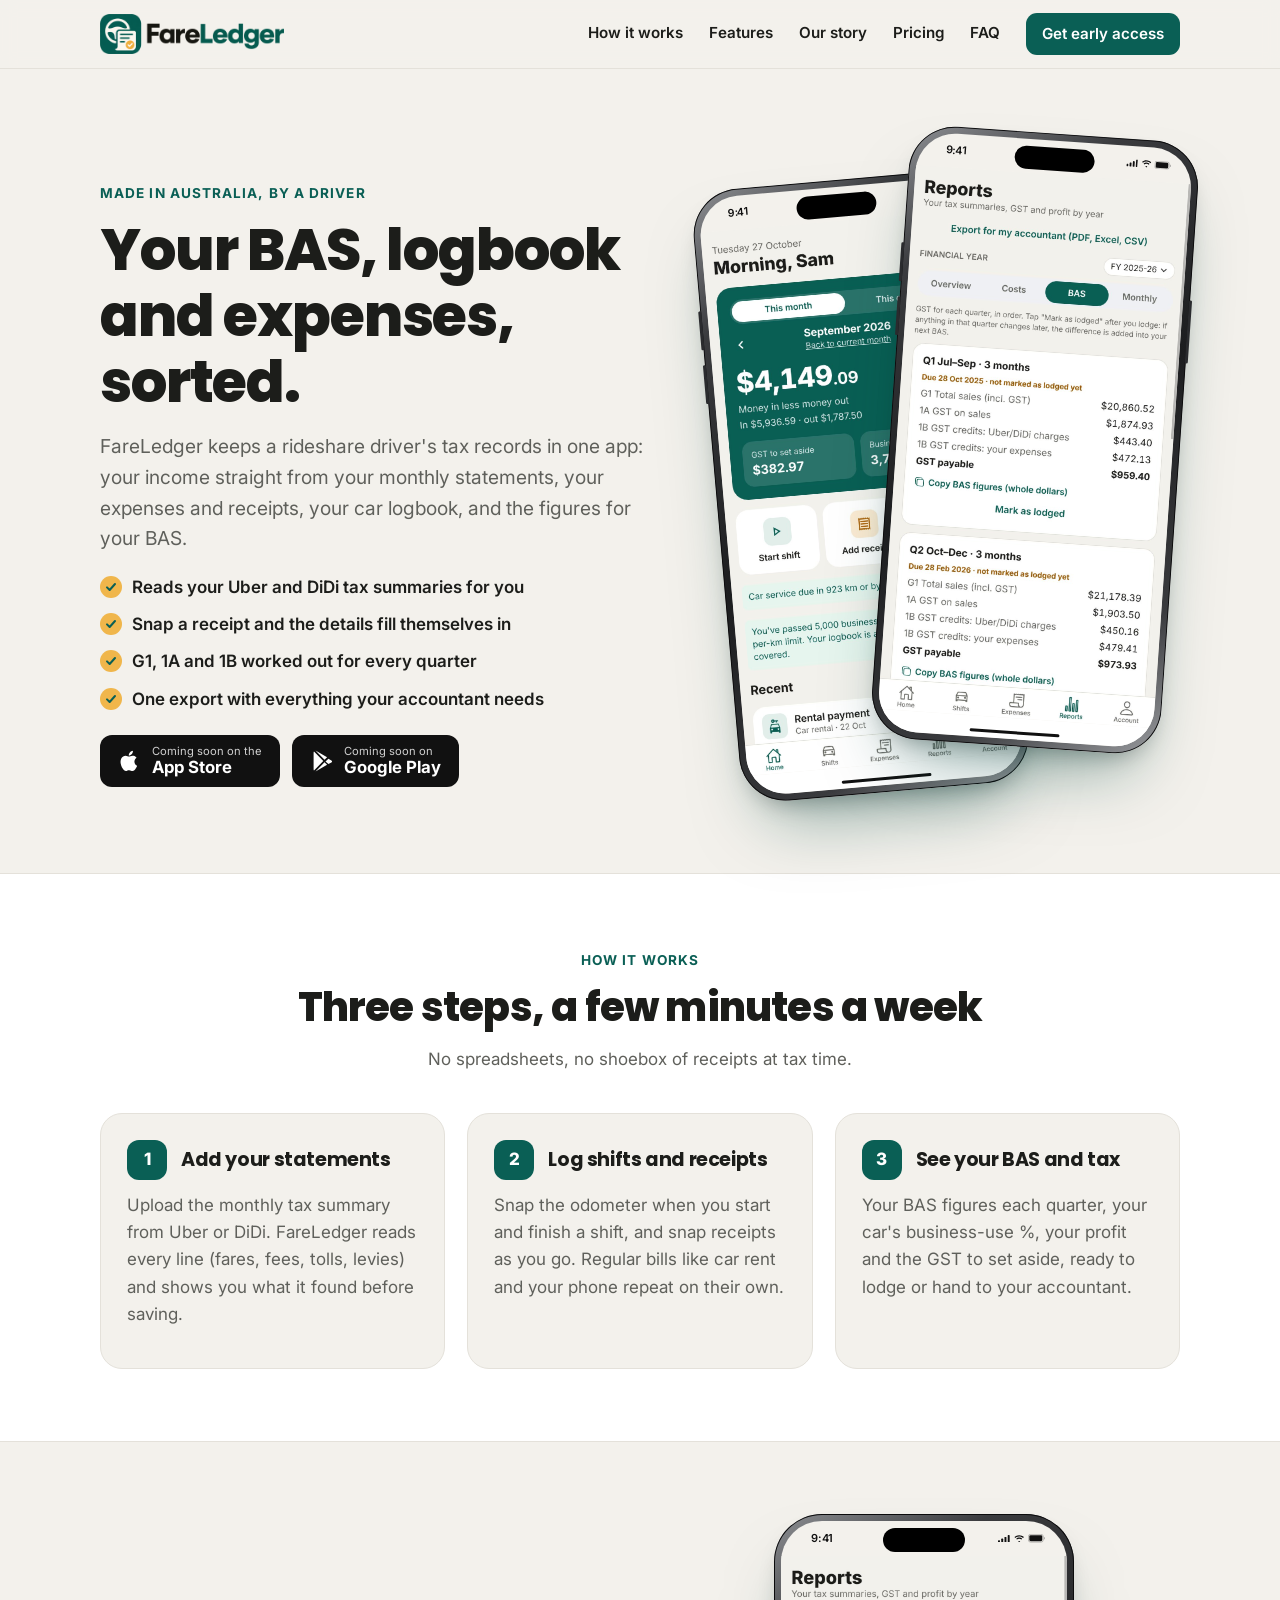
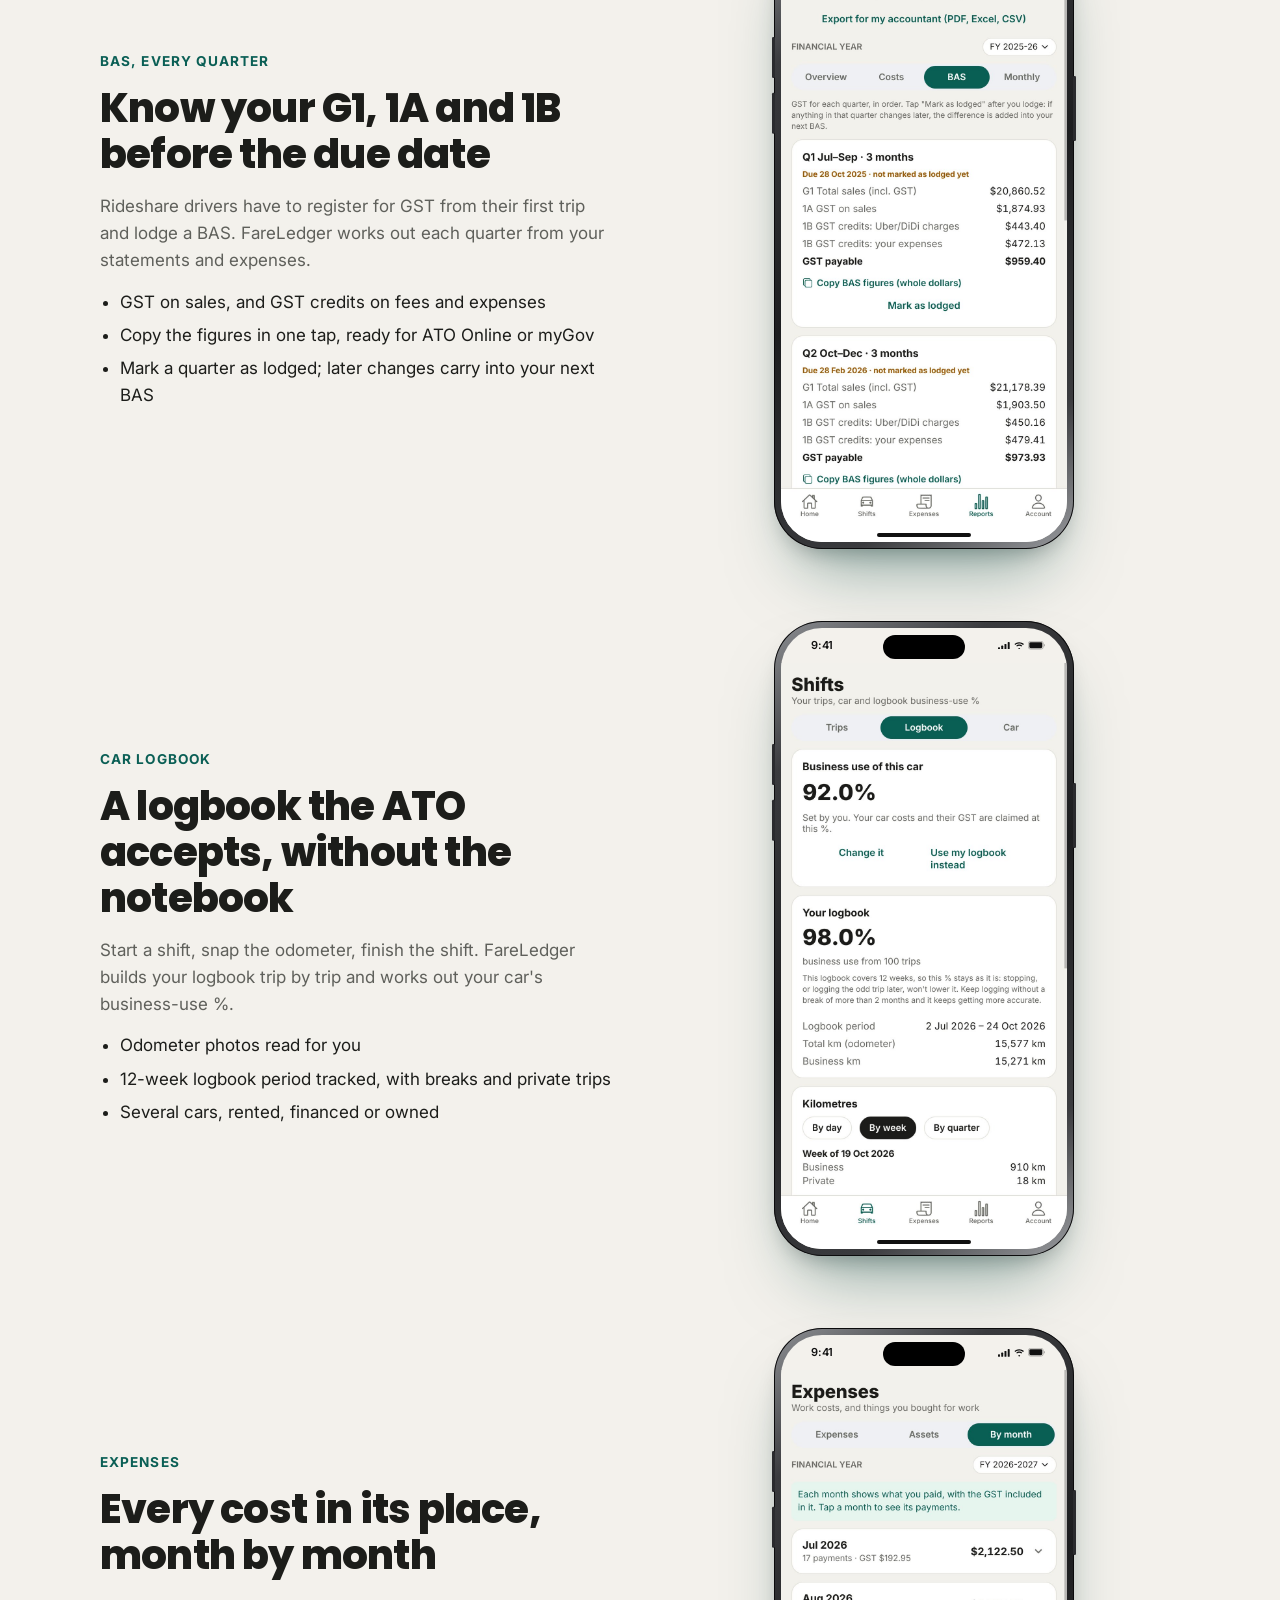
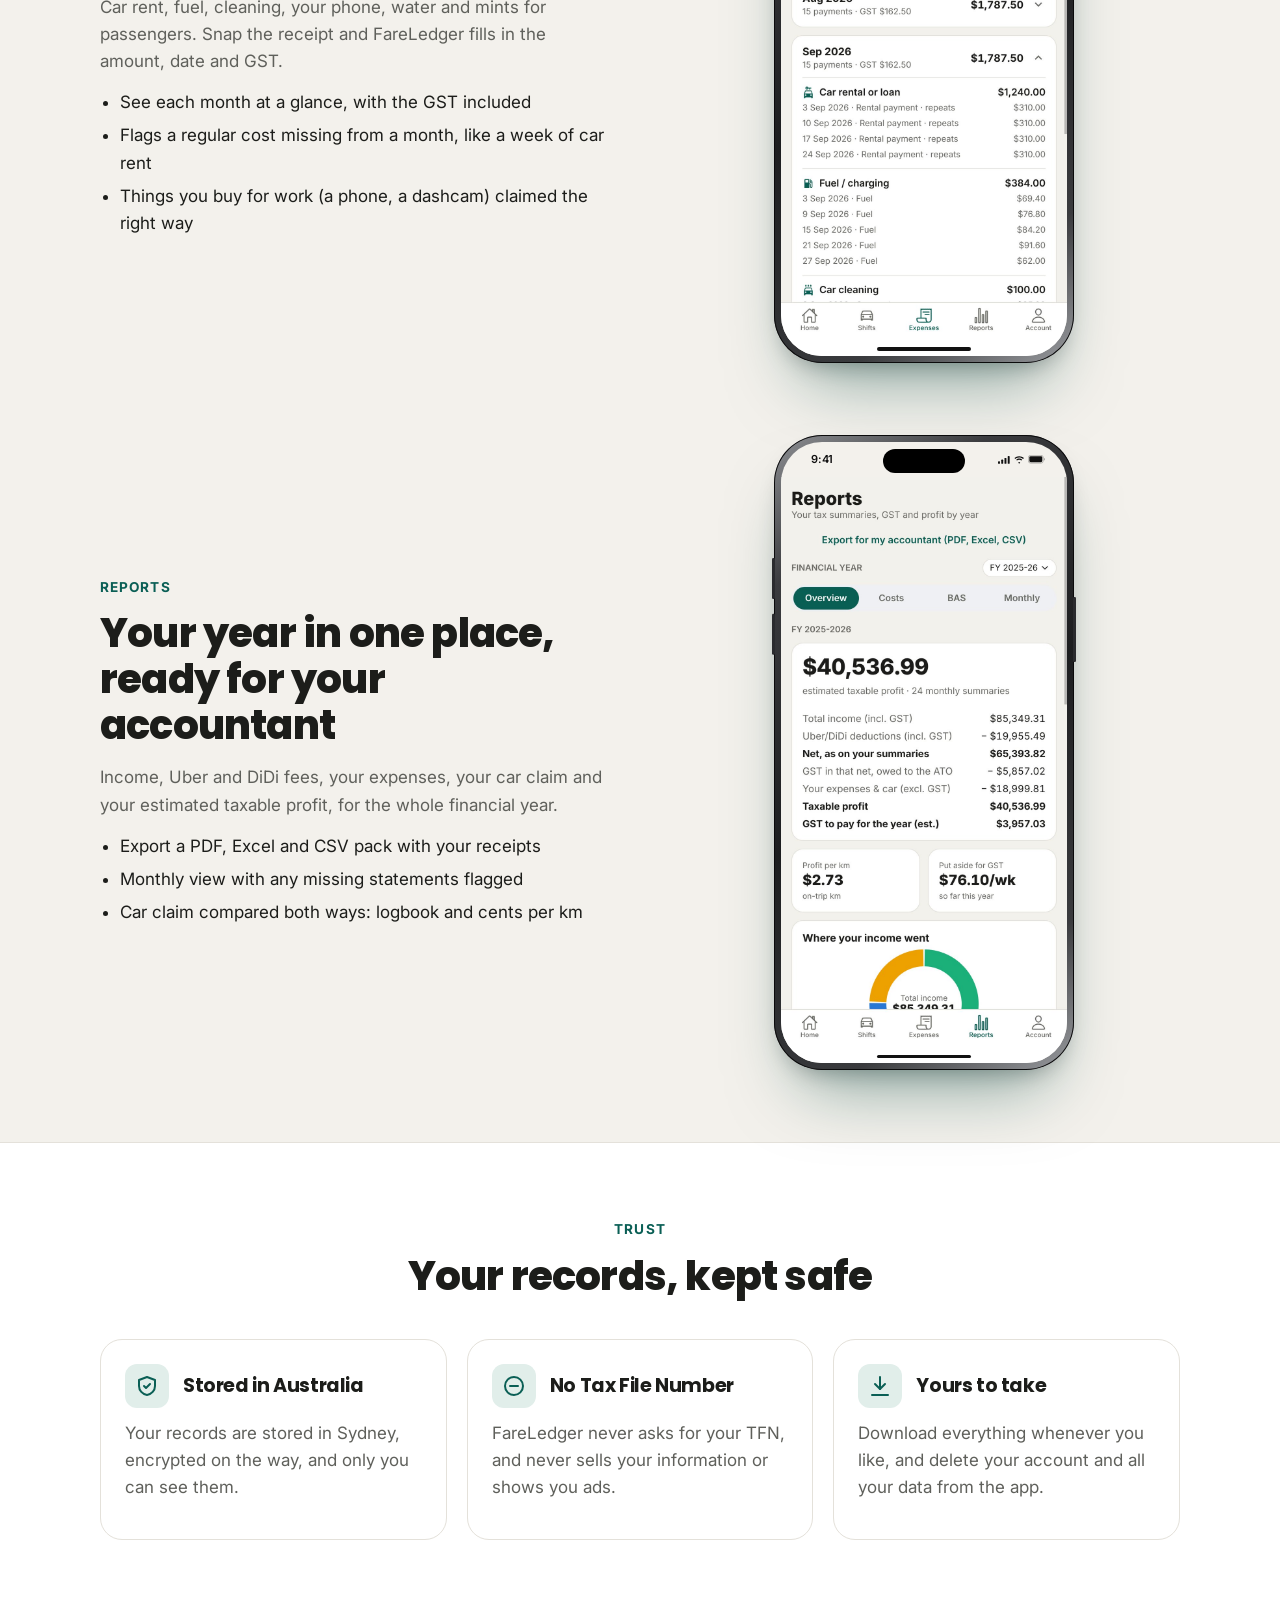
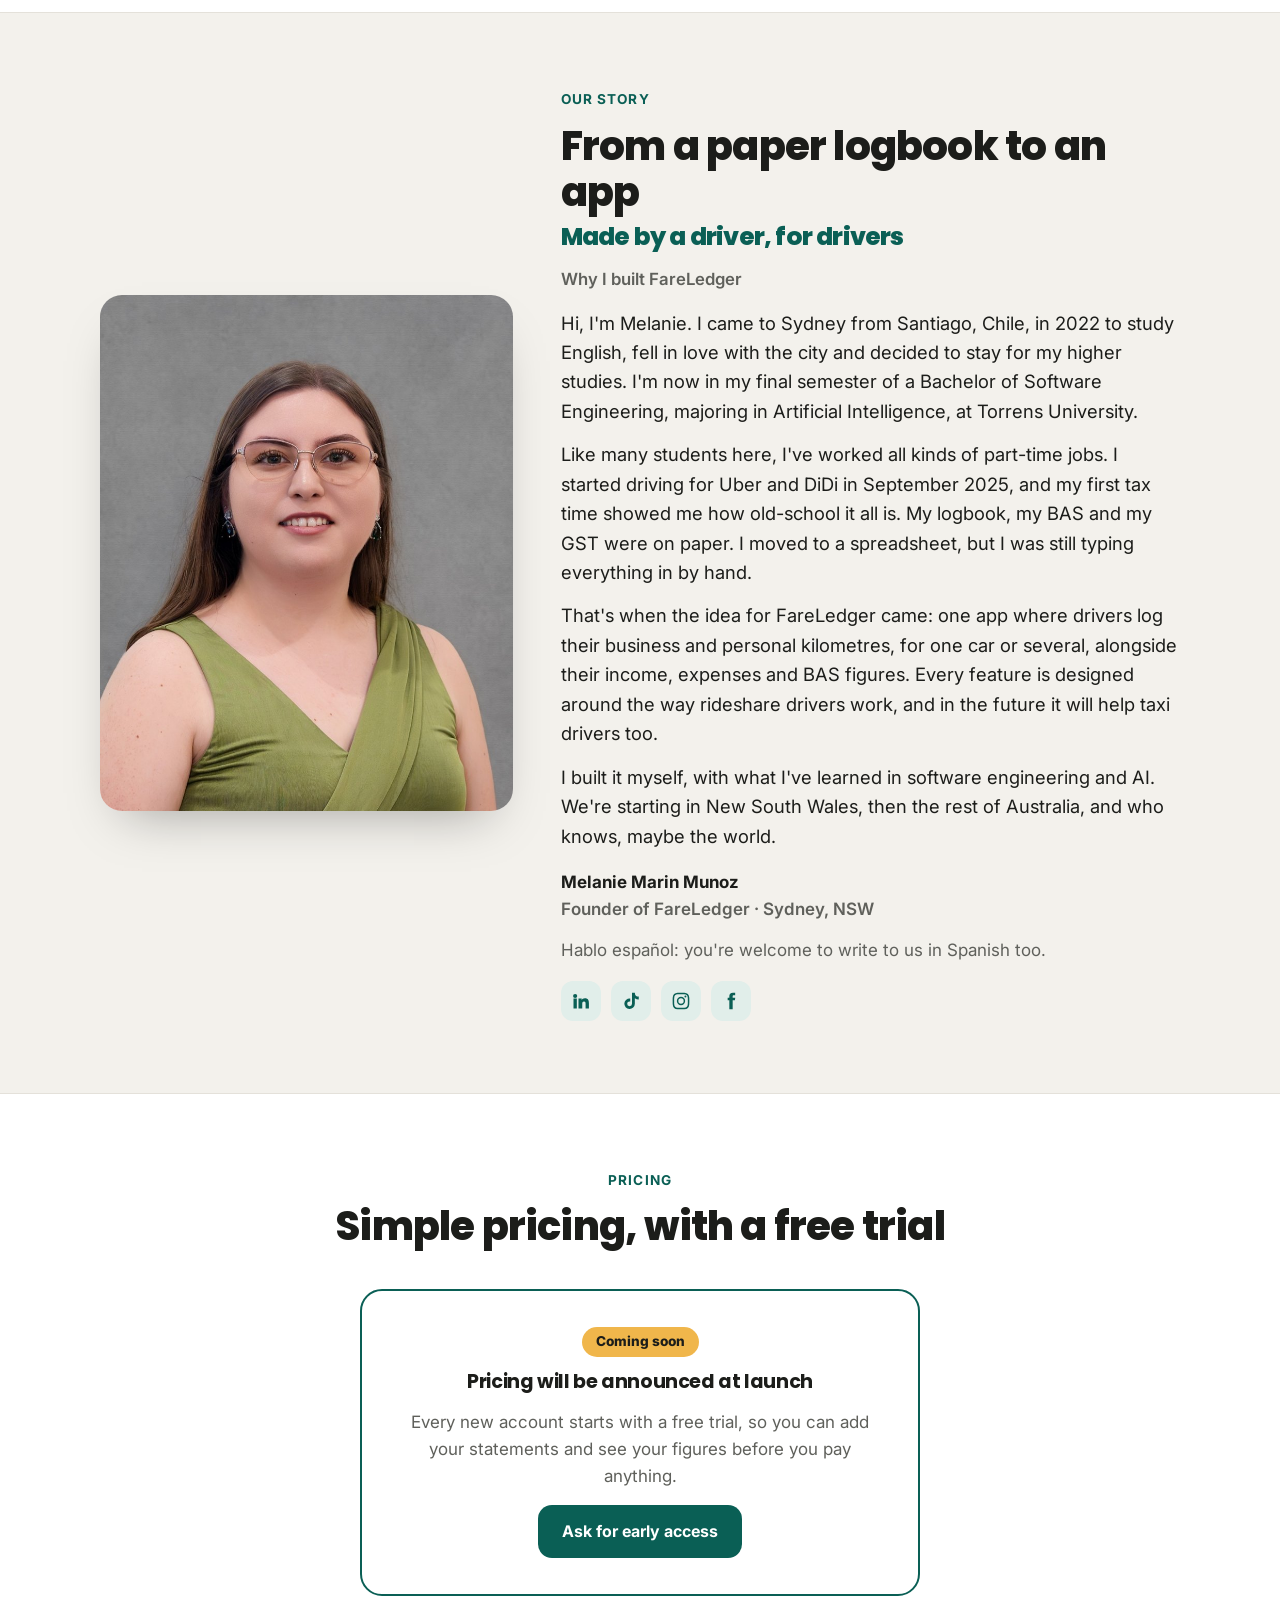
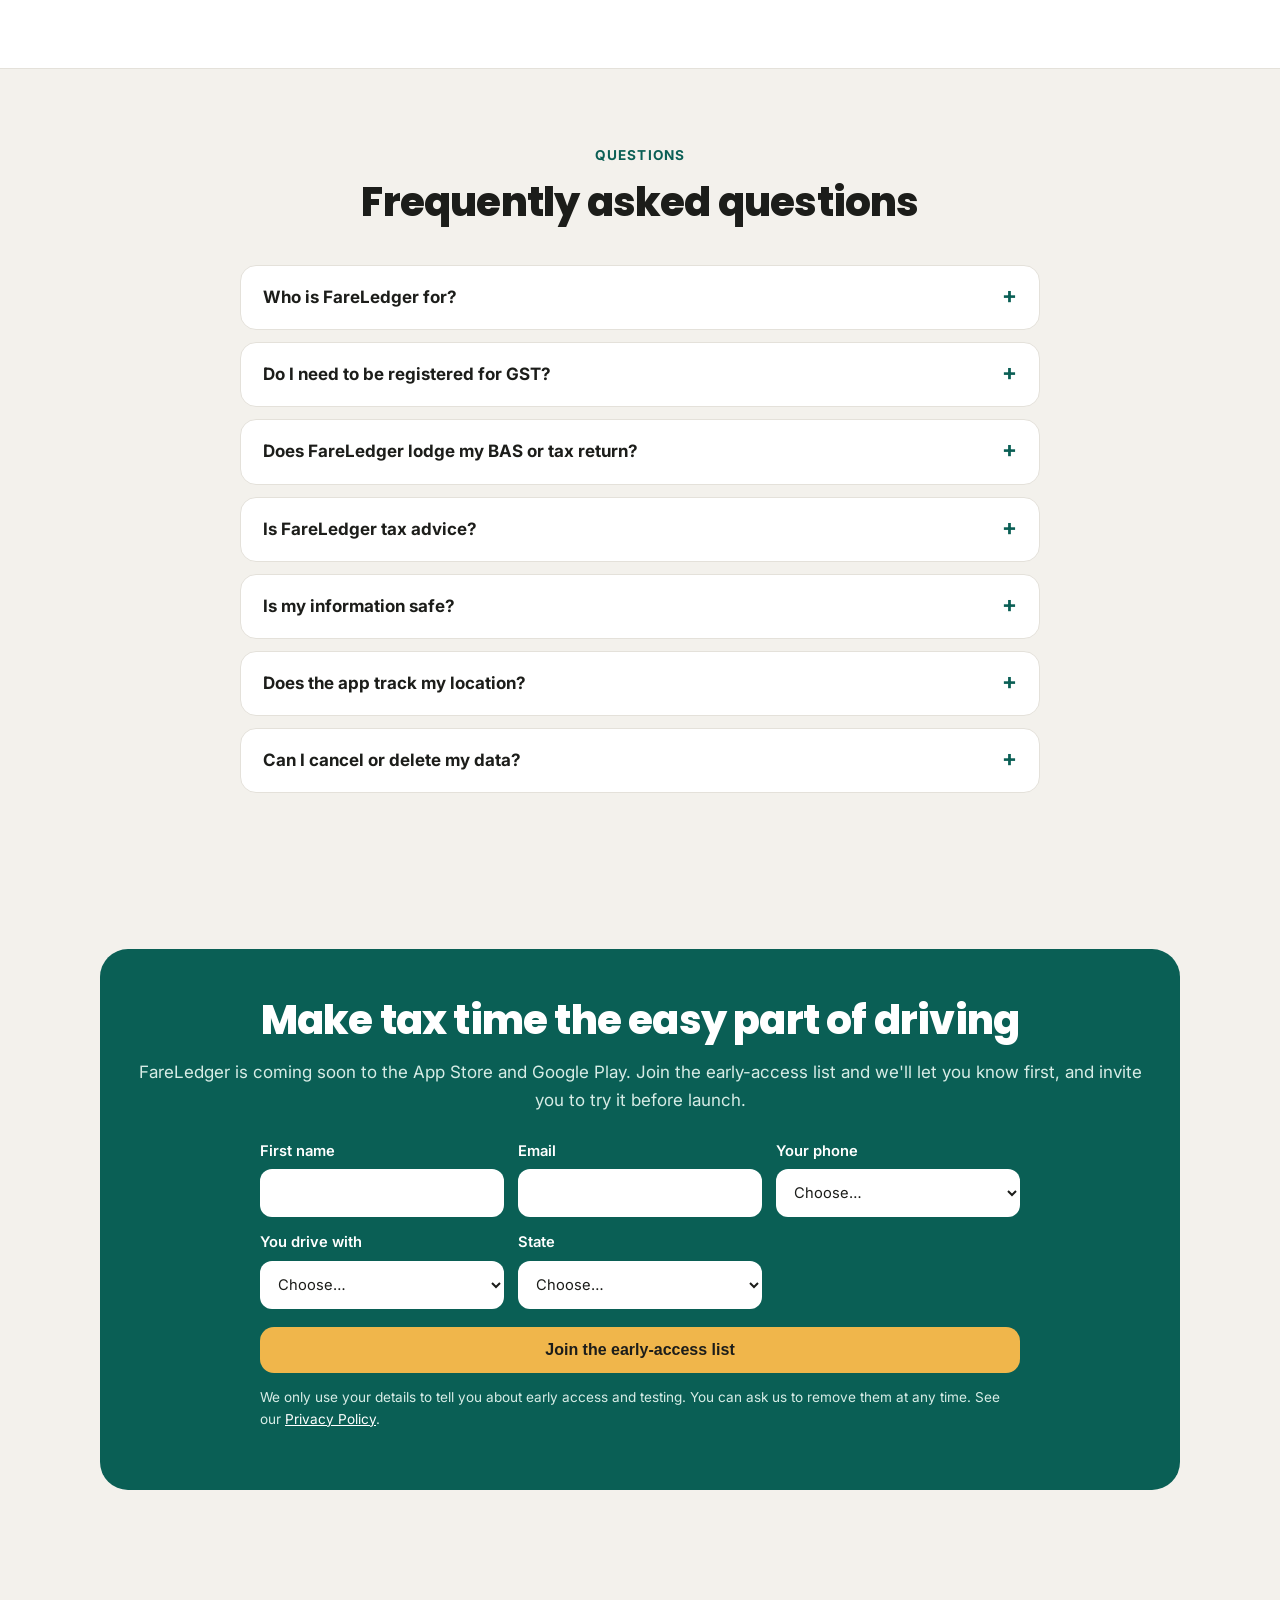
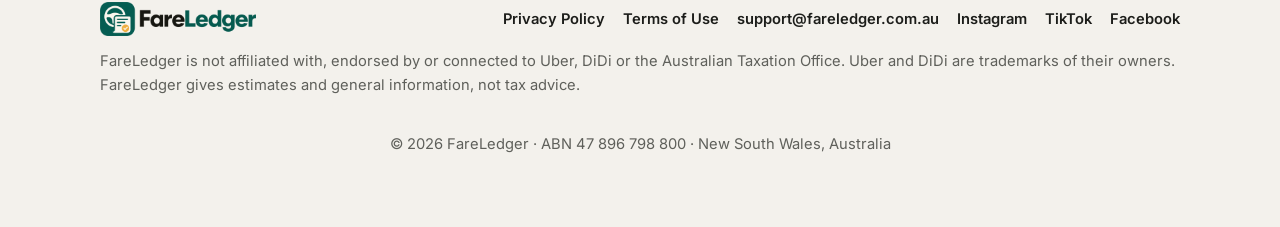
<file: index.html>
<!doctype html>
<html lang="en-AU">
<head>
  <meta charset="utf-8" />
  <meta name="viewport" content="width=device-width, initial-scale=1" />
  <title>FareLedger – Tax records made simple for rideshare drivers</title>
  <meta name="description" content="FareLedger keeps a rideshare driver's tax records in one app: income from your statements, expenses and receipts, your car logbook, and the figures for your BAS. Made in Australia." />
  <meta property="og:title" content="FareLedger – Tax records made simple for rideshare drivers" />
  <meta property="og:description" content="Your income, expenses, logbook and BAS figures in one app. Made in Australia, by a driver." />
  <meta property="og:image" content="images/og.jpg" />
  <meta name="theme-color" content="#0a5f55" />
  <link rel="icon" href="images/favicon.png?v=202611172302" />
  <link rel="apple-touch-icon" href="images/apple-touch-icon.png?v=202611172302" />
  <link rel="preconnect" href="https://fonts.googleapis.com" />
  <link rel="preconnect" href="https://fonts.gstatic.com" crossorigin />
  <link href="https://fonts.googleapis.com/css2?family=Inter:wght@400;600;700&family=Poppins:wght@700;800&display=swap" rel="stylesheet" />
  <link rel="stylesheet" href="styles.css?v=202611172302" />
</head>
<body>
  <header class="site">
    <div class="wrap">
      <a class="logo" href="#top" aria-label="FareLedger home"><img src="images/logo.png?v=202611172302" alt="FareLedger" width="120" height="40" /></a>
      <nav class="links">
        <a href="#how">How it works</a>
        <a href="#features">Features</a>
        <a href="#story">Our story</a>
        <a href="#pricing">Pricing</a>
        <a href="#faq">FAQ</a>
        <a class="btn btn-primary btn-small" href="#early-access">Get early access</a>
      </nav>
    </div>
  </header>

  <main id="top">
    <section class="hero">
      <div class="wrap">
        <div>
          <span class="eyebrow">Made in Australia, by a driver</span>
          <h1>Your BAS, logbook and expenses, sorted.</h1>
          <p class="lead">FareLedger keeps a rideshare driver's tax records in one app: your income straight from your monthly statements, your expenses and receipts, your car logbook, and the figures for your BAS.</p>
          <ul class="points">
            <li>Reads your Uber and DiDi tax summaries for you</li>
            <li>Snap a receipt and the details fill themselves in</li>
            <li>G1, 1A and 1B worked out for every quarter</li>
            <li>One export with everything your accountant needs</li>
          </ul>
          <div class="stores" id="get">
            <span class="store" aria-label="Coming soon on the App Store">
              <svg viewBox="0 0 24 24" aria-hidden="true"><path d="M16.4 12.6c0-2.6 2.1-3.8 2.2-3.9-1.2-1.8-3.1-2-3.7-2-1.6-.2-3.1.9-3.9.9-.8 0-2-.9-3.4-.9-1.7 0-3.3 1-4.2 2.6-1.8 3.1-.5 7.7 1.3 10.2.9 1.2 1.9 2.6 3.2 2.6 1.3-.1 1.8-.8 3.3-.8 1.6 0 2 .8 3.4.8 1.4 0 2.3-1.3 3.1-2.5 1-1.4 1.4-2.8 1.4-2.9-.1 0-2.7-1-2.7-4.1zM13.9 5c.7-.9 1.2-2 1-3.2-1 .1-2.3.7-3 1.6-.7.8-1.3 2-1.1 3.1 1.2.1 2.3-.6 3.1-1.5z"/></svg>
              <span><small>Coming soon on the</small><strong>App Store</strong></span>
            </span>
            <span class="store" aria-label="Coming soon on Google Play">
              <svg viewBox="0 0 24 24" aria-hidden="true"><path d="M4 2.6c-.3.3-.4.7-.4 1.2v16.4c0 .5.1.9.4 1.2l9.3-9.4L4 2.6zm10.5 10.6 2.6 2.6-11.6 6.6 9-9.2zm0-2.4-9-9.2 11.6 6.6-2.6 2.6zm3.9 4.2-2.9-2.6 2.9-2.6 3 1.7c.9.5.9 1.4 0 1.9l-3 1.6z"/></svg>
              <span><small>Coming soon on</small><strong>Google Play</strong></span>
            </span>
          </div>
        </div>
        <div class="phones" aria-hidden="true">
          <div class="iphone"><div class="screen"><div class="status"><span class="time">9:41</span><span class="island"></span><span class="icons"><svg viewBox="0 0 18 12"><rect x="0" y="8" width="3" height="4" rx="1"/><rect x="5" y="5.5" width="3" height="6.5" rx="1"/><rect x="10" y="3" width="3" height="9" rx="1"/><rect x="15" y="0" width="3" height="12" rx="1"/></svg><svg viewBox="0 0 16 12"><path d="M8 2.2c2.3 0 4.4.9 6 2.4l1.3-1.4C13.4 1.3 10.8.2 8 .2S2.6 1.3.7 3.2L2 4.6c1.6-1.5 3.7-2.4 6-2.4zm0 3.6c1.3 0 2.5.5 3.4 1.3l1.3-1.4C11.5 4.6 9.8 3.9 8 3.9s-3.5.7-4.7 1.8l1.3 1.4C5.5 6.3 6.7 5.8 8 5.8zm0 3.5c-.6 0-1.2.3-1.6.7L8 11.8l1.6-1.8c-.4-.4-1-.7-1.6-.7z"/></svg><svg viewBox="0 0 27 13"><rect x=".5" y=".5" width="23" height="12" rx="3.5" fill="none" stroke-opacity=".4" stroke="currentColor"/><rect x="2" y="2" width="20" height="9" rx="2"/><path d="M25 4.5v4c.8-.3 1.3-1.1 1.3-2s-.5-1.7-1.3-2z" fill-opacity=".4"/></svg></span></div><img src="images/app/home.jpg?v=202611172302" alt="" width="880" height="1736" /><div class="home-area"></div></div></div>
          <div class="iphone"><div class="screen"><div class="status"><span class="time">9:41</span><span class="island"></span><span class="icons"><svg viewBox="0 0 18 12"><rect x="0" y="8" width="3" height="4" rx="1"/><rect x="5" y="5.5" width="3" height="6.5" rx="1"/><rect x="10" y="3" width="3" height="9" rx="1"/><rect x="15" y="0" width="3" height="12" rx="1"/></svg><svg viewBox="0 0 16 12"><path d="M8 2.2c2.3 0 4.4.9 6 2.4l1.3-1.4C13.4 1.3 10.8.2 8 .2S2.6 1.3.7 3.2L2 4.6c1.6-1.5 3.7-2.4 6-2.4zm0 3.6c1.3 0 2.5.5 3.4 1.3l1.3-1.4C11.5 4.6 9.8 3.9 8 3.9s-3.5.7-4.7 1.8l1.3 1.4C5.5 6.3 6.7 5.8 8 5.8zm0 3.5c-.6 0-1.2.3-1.6.7L8 11.8l1.6-1.8c-.4-.4-1-.7-1.6-.7z"/></svg><svg viewBox="0 0 27 13"><rect x=".5" y=".5" width="23" height="12" rx="3.5" fill="none" stroke-opacity=".4" stroke="currentColor"/><rect x="2" y="2" width="20" height="9" rx="2"/><path d="M25 4.5v4c.8-.3 1.3-1.1 1.3-2s-.5-1.7-1.3-2z" fill-opacity=".4"/></svg></span></div><img src="images/app/bas.jpg?v=202611172302" alt="" width="880" height="1736" /><div class="home-area"></div></div></div>
        </div>
      </div>
    </section>

    <section class="alt" id="how">
      <div class="wrap">
        <div class="center">
          <span class="eyebrow">How it works</span>
          <h2>Three steps, a few minutes a week</h2>
          <p class="muted">No spreadsheets, no shoebox of receipts at tax time.</p>
        </div>
        <div class="steps">
          <div class="step">
            <div class="num">1</div>
            <h3>Add your statements</h3>
            <p class="muted">Upload the monthly tax summary from Uber or DiDi. FareLedger reads every line (fares, fees, tolls, levies) and shows you what it found before saving.</p>
          </div>
          <div class="step">
            <div class="num">2</div>
            <h3>Log shifts and receipts</h3>
            <p class="muted">Snap the odometer when you start and finish a shift, and snap receipts as you go. Regular bills like car rent and your phone repeat on their own.</p>
          </div>
          <div class="step">
            <div class="num">3</div>
            <h3>See your BAS and tax</h3>
            <p class="muted">Your BAS figures each quarter, your car's business-use %, your profit and the GST to set aside, ready to lodge or hand to your accountant.</p>
          </div>
        </div>
      </div>
    </section>

    <section id="features">
      <div class="wrap">
        <div class="feature">
          <div>
            <span class="eyebrow">BAS, every quarter</span>
            <h2>Know your G1, 1A and 1B before the due date</h2>
            <p class="muted">Rideshare drivers have to register for GST from their first trip and lodge a BAS. FareLedger works out each quarter from your statements and expenses.</p>
            <ul>
              <li>GST on sales, and GST credits on fees and expenses</li>
              <li>Copy the figures in one tap, ready for ATO Online or myGov</li>
              <li>Mark a quarter as lodged; later changes carry into your next BAS</li>
            </ul>
          </div>
          <div class="shot"><div class="iphone"><div class="screen"><div class="status"><span class="time">9:41</span><span class="island"></span><span class="icons"><svg viewBox="0 0 18 12"><rect x="0" y="8" width="3" height="4" rx="1"/><rect x="5" y="5.5" width="3" height="6.5" rx="1"/><rect x="10" y="3" width="3" height="9" rx="1"/><rect x="15" y="0" width="3" height="12" rx="1"/></svg><svg viewBox="0 0 16 12"><path d="M8 2.2c2.3 0 4.4.9 6 2.4l1.3-1.4C13.4 1.3 10.8.2 8 .2S2.6 1.3.7 3.2L2 4.6c1.6-1.5 3.7-2.4 6-2.4zm0 3.6c1.3 0 2.5.5 3.4 1.3l1.3-1.4C11.5 4.6 9.8 3.9 8 3.9s-3.5.7-4.7 1.8l1.3 1.4C5.5 6.3 6.7 5.8 8 5.8zm0 3.5c-.6 0-1.2.3-1.6.7L8 11.8l1.6-1.8c-.4-.4-1-.7-1.6-.7z"/></svg><svg viewBox="0 0 27 13"><rect x=".5" y=".5" width="23" height="12" rx="3.5" fill="none" stroke-opacity=".4" stroke="currentColor"/><rect x="2" y="2" width="20" height="9" rx="2"/><path d="M25 4.5v4c.8-.3 1.3-1.1 1.3-2s-.5-1.7-1.3-2z" fill-opacity=".4"/></svg></span></div><img src="images/app/bas.jpg?v=202611172302" alt="The BAS tab showing a quarter's G1, 1A and 1B" loading="lazy" width="880" height="1736" /><div class="home-area"></div></div></div></div>
        </div>

        <div class="feature flip">
          <div>
            <span class="eyebrow">Car logbook</span>
            <h2>A logbook the ATO accepts, without the notebook</h2>
            <p class="muted">Start a shift, snap the odometer, finish the shift. FareLedger builds your logbook trip by trip and works out your car's business-use %.</p>
            <ul>
              <li>Odometer photos read for you</li>
              <li>12-week logbook period tracked, with breaks and private trips</li>
              <li>Several cars, rented, financed or owned</li>
            </ul>
          </div>
          <div class="shot"><div class="iphone"><div class="screen"><div class="status"><span class="time">9:41</span><span class="island"></span><span class="icons"><svg viewBox="0 0 18 12"><rect x="0" y="8" width="3" height="4" rx="1"/><rect x="5" y="5.5" width="3" height="6.5" rx="1"/><rect x="10" y="3" width="3" height="9" rx="1"/><rect x="15" y="0" width="3" height="12" rx="1"/></svg><svg viewBox="0 0 16 12"><path d="M8 2.2c2.3 0 4.4.9 6 2.4l1.3-1.4C13.4 1.3 10.8.2 8 .2S2.6 1.3.7 3.2L2 4.6c1.6-1.5 3.7-2.4 6-2.4zm0 3.6c1.3 0 2.5.5 3.4 1.3l1.3-1.4C11.5 4.6 9.8 3.9 8 3.9s-3.5.7-4.7 1.8l1.3 1.4C5.5 6.3 6.7 5.8 8 5.8zm0 3.5c-.6 0-1.2.3-1.6.7L8 11.8l1.6-1.8c-.4-.4-1-.7-1.6-.7z"/></svg><svg viewBox="0 0 27 13"><rect x=".5" y=".5" width="23" height="12" rx="3.5" fill="none" stroke-opacity=".4" stroke="currentColor"/><rect x="2" y="2" width="20" height="9" rx="2"/><path d="M25 4.5v4c.8-.3 1.3-1.1 1.3-2s-.5-1.7-1.3-2z" fill-opacity=".4"/></svg></span></div><img src="images/app/logbook.jpg?v=202611172302" alt="The logbook showing the car's business-use percentage" loading="lazy" width="880" height="1736" /><div class="home-area"></div></div></div></div>
        </div>

        <div class="feature">
          <div>
            <span class="eyebrow">Expenses</span>
            <h2>Every cost in its place, month by month</h2>
            <p class="muted">Car rent, fuel, cleaning, your phone, water and mints for passengers. Snap the receipt and FareLedger fills in the amount, date and GST.</p>
            <ul>
              <li>See each month at a glance, with the GST included</li>
              <li>Flags a regular cost missing from a month, like a week of car rent</li>
              <li>Things you buy for work (a phone, a dashcam) claimed the right way</li>
            </ul>
          </div>
          <div class="shot"><div class="iphone"><div class="screen"><div class="status"><span class="time">9:41</span><span class="island"></span><span class="icons"><svg viewBox="0 0 18 12"><rect x="0" y="8" width="3" height="4" rx="1"/><rect x="5" y="5.5" width="3" height="6.5" rx="1"/><rect x="10" y="3" width="3" height="9" rx="1"/><rect x="15" y="0" width="3" height="12" rx="1"/></svg><svg viewBox="0 0 16 12"><path d="M8 2.2c2.3 0 4.4.9 6 2.4l1.3-1.4C13.4 1.3 10.8.2 8 .2S2.6 1.3.7 3.2L2 4.6c1.6-1.5 3.7-2.4 6-2.4zm0 3.6c1.3 0 2.5.5 3.4 1.3l1.3-1.4C11.5 4.6 9.8 3.9 8 3.9s-3.5.7-4.7 1.8l1.3 1.4C5.5 6.3 6.7 5.8 8 5.8zm0 3.5c-.6 0-1.2.3-1.6.7L8 11.8l1.6-1.8c-.4-.4-1-.7-1.6-.7z"/></svg><svg viewBox="0 0 27 13"><rect x=".5" y=".5" width="23" height="12" rx="3.5" fill="none" stroke-opacity=".4" stroke="currentColor"/><rect x="2" y="2" width="20" height="9" rx="2"/><path d="M25 4.5v4c.8-.3 1.3-1.1 1.3-2s-.5-1.7-1.3-2z" fill-opacity=".4"/></svg></span></div><img src="images/app/expenses.jpg?v=202611172302" alt="Expenses by month with payments grouped by kind" loading="lazy" width="880" height="1736" /><div class="home-area"></div></div></div></div>
        </div>

        <div class="feature flip">
          <div>
            <span class="eyebrow">Reports</span>
            <h2>Your year in one place, ready for your accountant</h2>
            <p class="muted">Income, Uber and DiDi fees, your expenses, your car claim and your estimated taxable profit, for the whole financial year.</p>
            <ul>
              <li>Export a PDF, Excel and CSV pack with your receipts</li>
              <li>Monthly view with any missing statements flagged</li>
              <li>Car claim compared both ways: logbook and cents per km</li>
            </ul>
          </div>
          <div class="shot"><div class="iphone"><div class="screen"><div class="status"><span class="time">9:41</span><span class="island"></span><span class="icons"><svg viewBox="0 0 18 12"><rect x="0" y="8" width="3" height="4" rx="1"/><rect x="5" y="5.5" width="3" height="6.5" rx="1"/><rect x="10" y="3" width="3" height="9" rx="1"/><rect x="15" y="0" width="3" height="12" rx="1"/></svg><svg viewBox="0 0 16 12"><path d="M8 2.2c2.3 0 4.4.9 6 2.4l1.3-1.4C13.4 1.3 10.8.2 8 .2S2.6 1.3.7 3.2L2 4.6c1.6-1.5 3.7-2.4 6-2.4zm0 3.6c1.3 0 2.5.5 3.4 1.3l1.3-1.4C11.5 4.6 9.8 3.9 8 3.9s-3.5.7-4.7 1.8l1.3 1.4C5.5 6.3 6.7 5.8 8 5.8zm0 3.5c-.6 0-1.2.3-1.6.7L8 11.8l1.6-1.8c-.4-.4-1-.7-1.6-.7z"/></svg><svg viewBox="0 0 27 13"><rect x=".5" y=".5" width="23" height="12" rx="3.5" fill="none" stroke-opacity=".4" stroke="currentColor"/><rect x="2" y="2" width="20" height="9" rx="2"/><path d="M25 4.5v4c.8-.3 1.3-1.1 1.3-2s-.5-1.7-1.3-2z" fill-opacity=".4"/></svg></span></div><img src="images/app/reports.jpg?v=202611172302" alt="The yearly report with income, deductions and estimated profit" loading="lazy" width="880" height="1736" /><div class="home-area"></div></div></div></div>
        </div>
      </div>
    </section>

    <section class="alt">
      <div class="wrap">
        <div class="center">
          <span class="eyebrow">Trust</span>
          <h2>Your records, kept safe</h2>
        </div>
        <div class="grid3">
          <div class="tile">
            <div class="icon"><svg viewBox="0 0 24 24"><path d="M12 3l8 3v6c0 4.5-3.4 8.3-8 9-4.6-.7-8-4.5-8-9V6l8-3z"/><path d="M9 12l2 2 4-4"/></svg></div>
            <h3>Stored in Australia</h3>
            <p class="muted">Your records are stored in Sydney, encrypted on the way, and only you can see them.</p>
          </div>
          <div class="tile">
            <div class="icon"><svg viewBox="0 0 24 24"><circle cx="12" cy="12" r="9"/><path d="M8 12h8"/></svg></div>
            <h3>No Tax File Number</h3>
            <p class="muted">FareLedger never asks for your TFN, and never sells your information or shows you ads.</p>
          </div>
          <div class="tile">
            <div class="icon"><svg viewBox="0 0 24 24"><path d="M12 3v12"/><path d="M7 10l5 5 5-5"/><path d="M4 21h16"/></svg></div>
            <h3>Yours to take</h3>
            <p class="muted">Download everything whenever you like, and delete your account and all your data from the app.</p>
          </div>
        </div>
      </div>
    </section>

    <section id="story">
      <div class="wrap founder">
        <img src="images/melanie.jpg?v=202611172302" alt="Melanie Marin Munoz, founder of FareLedger" width="800" height="1000" loading="lazy" />
        <div>
          <span class="eyebrow">Our story</span>
          <h2>From a paper logbook to an app<span class="sub">Made by a driver, for drivers</span></h2>
          <p class="kicker">Why I built FareLedger</p>
          <blockquote>
            <p>Hi, I'm Melanie. I came to Sydney from Santiago, Chile, in 2022 to study English, fell in love with the city and decided to stay for my higher studies. I'm now in my final semester of a Bachelor of Software Engineering, majoring in Artificial Intelligence, at Torrens University.</p>
            <p>Like many students here, I've worked all kinds of part-time jobs. I started driving for Uber and DiDi in September 2025, and my first tax time showed me how old-school it all is. My logbook, my BAS and my GST were on paper. I moved to a spreadsheet, but I was still typing everything in by hand.</p>
            <p>That's when the idea for FareLedger came: one app where drivers log their business and personal kilometres, for one car or several, alongside their income, expenses and BAS figures. Every feature is designed around the way rideshare drivers work, and in the future it will help taxi drivers too.</p>
            <p>I built it myself, with what I've learned in software engineering and AI. We're starting in New South Wales, then the rest of Australia, and who knows, maybe the world.</p>
          </blockquote>
          <p class="sign">Melanie Marin Munoz<br /><span class="muted" style="font-weight:600">Founder of FareLedger · Sydney, NSW</span></p>
          <p class="muted" style="margin:6px 0 0">Hablo español: you're welcome to write to us in Spanish too.</p>
          <div class="social" aria-label="Follow Melanie and FareLedger">
            <!-- SOCIAL: links to be confirmed once the accounts exist -->
            <a href="https://www.linkedin.com/in/melaniemarinm" aria-label="Melanie on LinkedIn"><svg viewBox="0 0 24 24"><path d="M4.98 3.5a2.5 2.5 0 1 1 0 5 2.5 2.5 0 0 1 0-5zM3 9h4v12H3zM9 9h3.8v1.7h.1c.5-1 1.8-2 3.8-2 4 0 4.8 2.6 4.8 6V21h-4v-5.5c0-1.3 0-3-1.9-3s-2.1 1.4-2.1 2.9V21H9z"/></svg></a>
            <a href="https://www.tiktok.com/@fareledger" aria-label="FareLedger on TikTok"><svg viewBox="0 0 24 24"><path d="M16.6 2h-3.4v13.4a2.9 2.9 0 1 1-2.9-2.9c.3 0 .6 0 .8.1V9.1a6.3 6.3 0 1 0 5.5 6.3V8.6a8 8 0 0 0 4.7 1.5V6.7a4.7 4.7 0 0 1-4.7-4.7z"/></svg></a>
            <a href="https://www.instagram.com/fareledger" aria-label="FareLedger on Instagram"><svg viewBox="0 0 24 24"><path d="M12 7a5 5 0 1 0 0 10 5 5 0 0 0 0-10zm0 8.2a3.2 3.2 0 1 1 0-6.4 3.2 3.2 0 0 1 0 6.4zM17.3 5.5a1.2 1.2 0 1 0 0 2.4 1.2 1.2 0 0 0 0-2.4zM12 2c-2.7 0-3 0-4.1.1C4.3 2.3 2.3 4.3 2.1 7.9 2 9 2 9.3 2 12s0 3 .1 4.1c.2 3.6 2.2 5.6 5.8 5.8 1.1.1 1.4.1 4.1.1s3 0 4.1-.1c3.6-.2 5.6-2.2 5.8-5.8.1-1.1.1-1.4.1-4.1s0-3-.1-4.1c-.2-3.6-2.2-5.6-5.8-5.8C15 2 14.7 2 12 2zm0 1.8c2.7 0 3 0 4 .1 2.7.1 4 1.4 4.1 4.1.1 1 .1 1.3.1 4s0 3-.1 4c-.1 2.7-1.4 4-4.1 4.1-1 .1-1.3.1-4 .1s-3 0-4-.1c-2.7-.1-4-1.4-4.1-4.1-.1-1-.1-1.3-.1-4s0-3 .1-4C3.9 5.3 5.3 4 8 3.9c1-.1 1.3-.1 4-.1z"/></svg></a>
            <a href="https://www.facebook.com/fareledger" aria-label="FareLedger on Facebook"><svg viewBox="0 0 24 24"><path d="M14 8V6.3c0-.8.2-1.3 1.4-1.3H17V2h-2.6C11.3 2 10 3.6 10 6.1V8H8v3h2v11h4V11h2.7l.4-3z"/></svg></a>
          </div>
        </div>
      </div>
    </section>

    <section class="alt" id="pricing">
      <div class="wrap">
        <div class="center">
          <span class="eyebrow">Pricing</span>
          <h2>Simple pricing, with a free trial</h2>
        </div>
        <div class="price">
          <span class="tag">Coming soon</span>
          <h3>Pricing will be announced at launch</h3>
          <p class="muted">Every new account starts with a free trial, so you can add your statements and see your figures before you pay anything.</p>
          <a class="btn btn-primary" href="#early-access">Ask for early access</a>
        </div>
      </div>
    </section>

    <section id="faq">
      <div class="wrap">
        <div class="center">
          <span class="eyebrow">Questions</span>
          <h2>Frequently asked questions</h2>
        </div>
        <div class="faq">
          <details>
            <summary>Who is FareLedger for?</summary>
            <p>Rideshare drivers in Australia, for example on Uber and DiDi. It keeps the records a driver needs for their BAS and their tax return.</p>
          </details>
          <details>
            <summary>Do I need to be registered for GST?</summary>
            <p>Yes. The ATO requires rideshare drivers to register for GST from their first trip, whatever they earn, and to lodge a BAS. FareLedger works out your BAS figures each quarter.</p>
          </details>
          <details>
            <summary>Does FareLedger lodge my BAS or tax return?</summary>
            <p>No. FareLedger gives you the figures and an export for your accountant; you, or your registered tax agent, lodge them with the ATO.</p>
          </details>
          <details>
            <summary>Is FareLedger tax advice?</summary>
            <p>No. FareLedger keeps your records and gives estimates and general information based on ATO rules. For advice about your own situation, talk to a registered tax agent.</p>
          </details>
          <details>
            <summary>Is my information safe?</summary>
            <p>Your records are stored in Sydney and only you can see them. Statements and receipts you upload are read by AI to fill in the numbers; they aren't used to train AI. Read the <a href="privacy.html">Privacy Policy</a> for the details.</p>
          </details>
          <details>
            <summary>Does the app track my location?</summary>
            <p>No. In the phone app you can turn on an optional reminder for when you forget to end a shift. It only checks whether the car is moving during a shift, and your location is never saved or sent anywhere.</p>
          </details>
          <details>
            <summary>Can I cancel or delete my data?</summary>
            <p>Yes. You can download all your records at any time, and delete your account and everything in it from the app.</p>
          </details>
        </div>
      </div>
    </section>

    <section>
      <div class="wrap">
        <div class="cta" id="early-access">
          <h2>Make tax time the easy part of driving</h2>
          <p>FareLedger is coming soon to the App Store and Google Play. Join the early-access list and we'll let you know first, and invite you to try it before launch.</p>
          <form class="signup" id="signup" novalidate>
            <div class="fields">
              <label>First name<input name="first_name" autocomplete="given-name" maxlength="80" required /></label>
              <label>Email<input name="email" type="email" autocomplete="email" maxlength="200" required /></label>
              <label>Your phone<select name="phone" required><option value="">Choose…</option><option value="iphone">iPhone</option><option value="android">Android</option></select></label>
              <label>You drive with<select name="platforms" required><option value="">Choose…</option><option value="uber">Uber</option><option value="didi">DiDi</option><option value="both">Uber and DiDi</option><option value="other">Other</option></select></label>
              <label class="other" hidden>Which app?<input name="other_platform" maxlength="80" placeholder="For example, Ola or a taxi network" /></label>
              <label>State<select name="state"><option value="">Choose…</option><option>NSW</option><option>VIC</option><option>QLD</option><option>WA</option><option>SA</option><option>TAS</option><option>ACT</option><option>NT</option></select></label>
            </div>
            <input class="hp" name="website" tabindex="-1" autocomplete="off" aria-hidden="true" />
            <button class="btn btn-primary" type="submit" style="margin-top:18px">Join the early-access list</button>
            <p class="note">We only use your details to tell you about early access and testing. You can ask us to remove them at any time. See our <a href="privacy.html">Privacy Policy</a>.</p>
            <p class="status" role="status" aria-live="polite"></p>
          </form>
        </div>
      </div>
    </section>
  </main>

  <footer class="site">
    <div class="wrap">
      <div class="row">
        <img src="images/logo.png?v=202611172302" alt="FareLedger" width="120" height="40" style="height:34px;width:auto" />
        <nav>
          <a href="privacy.html">Privacy Policy</a>
          <a href="terms.html">Terms of Use</a>
          <a href="mailto:support@fareledger.com.au">support@fareledger.com.au</a>
          <a href="https://www.instagram.com/fareledger">Instagram</a>
          <a href="https://www.tiktok.com/@fareledger">TikTok</a>
          <a href="https://www.facebook.com/fareledger">Facebook</a>
        </nav>
      </div>
      <p>FareLedger is not affiliated with, endorsed by or connected to Uber, DiDi or the Australian Taxation Office. Uber and DiDi are trademarks of their owners. FareLedger gives estimates and general information, not tax advice.</p>
      <p class="copyright">© 2026 FareLedger · ABN 47 896 798 800 · New South Wales, Australia</p>
    </div>
  </footer>
  <script>
    // Highlight the menu link for the section on screen.
    (function () {
      var links = document.querySelectorAll('nav.links a[href^="#"]:not(.btn)');
      var byId = {};
      links.forEach(function (a) { byId[a.getAttribute("href").slice(1)] = a; });
      var sections = Object.keys(byId).map(function (id) { return document.getElementById(id); }).filter(Boolean);
      function update() {
        var line = window.innerHeight * 0.35, current = null;
        sections.forEach(function (s) { if (s.getBoundingClientRect().top <= line) current = s.id; });
        if (window.innerHeight + window.scrollY >= document.documentElement.scrollHeight - 2) current = sections[sections.length - 1].id;
        links.forEach(function (a) { a.classList.toggle("active", a === byId[current]); });
      }
      window.addEventListener("scroll", update, { passive: true });
      window.addEventListener("resize", update);
      update();
    })();

    // Early-access form: saves to the early_access table (insert only, nobody can read it from here).
    (function () {
      var URL_ = "https://jkdreduqszllmagrswdl.supabase.co/rest/v1/early_access";
      var KEY = "sb_publishable_M1DPjwohNeQGyjwRU5OT9w_nhY3u0IL";
      var form = document.getElementById("signup"), status = form.querySelector(".status"), button = form.querySelector("button");
      function say(text, ok) { status.textContent = text; status.className = "status " + (ok ? "ok" : "error"); }
      var other = form.querySelector("label.other");
      form.elements.platforms.addEventListener("change", function () {
        other.hidden = this.value !== "other";
        if (!other.hidden) form.elements.other_platform.focus();
      });
      form.addEventListener("submit", function (e) {
        e.preventDefault();
        var f = form.elements;
        if (f.website.value) return; // filled in by a bot
        var row = { first_name: f.first_name.value.trim(), email: f.email.value.trim(), phone: f.phone.value, platforms: f.platforms.value, state: f.state.value || null, other_platform: f.platforms.value === "other" ? f.other_platform.value.trim() : null };
        if (!row.first_name || !/^[^@\s]+@[^@\s]+\.[^@\s]+$/.test(row.email) || !row.phone || !row.platforms || (row.platforms === "other" && !row.other_platform)) { say("Please fill in your first name, email, phone and who you drive with.", false); return; }
        button.disabled = true; say("Sending…", true);
        fetch(URL_, { method: "POST", headers: { apikey: KEY, Authorization: "Bearer " + KEY, "Content-Type": "application/json", Prefer: "return=minimal" }, body: JSON.stringify(row) })
          .then(function (r) {
            if (r.ok || r.status === 409) { form.querySelector(".fields").hidden = true; button.hidden = true; say(r.ok ? "Thanks, " + row.first_name + "! You're on the list. We'll be in touch before launch." : "You're already on the list. We'll be in touch before launch.", true); }
            else throw new Error(String(r.status));
          })
          .catch(function () { button.disabled = false; say("Sorry, that didn't go through. Please try again in a minute.", false); });
      });
    })();
  </script>
</body>
</html>
</file>
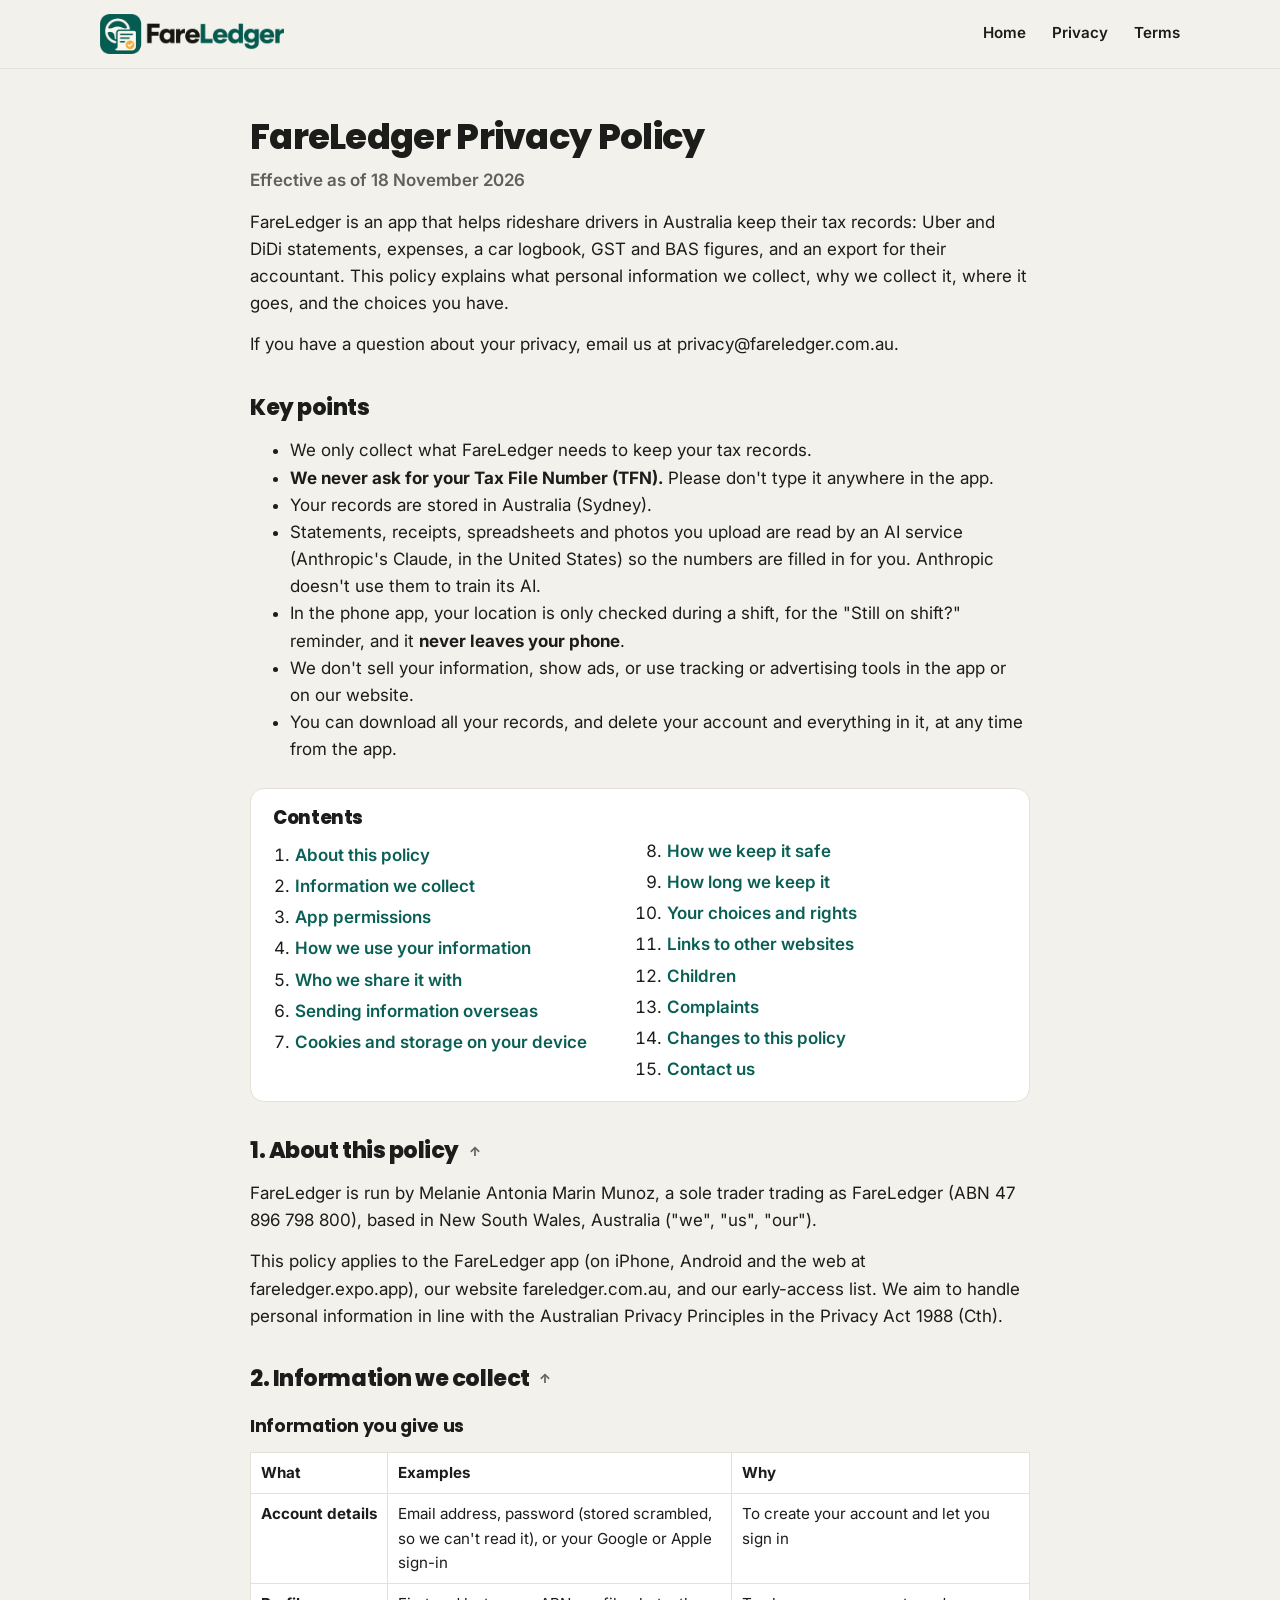
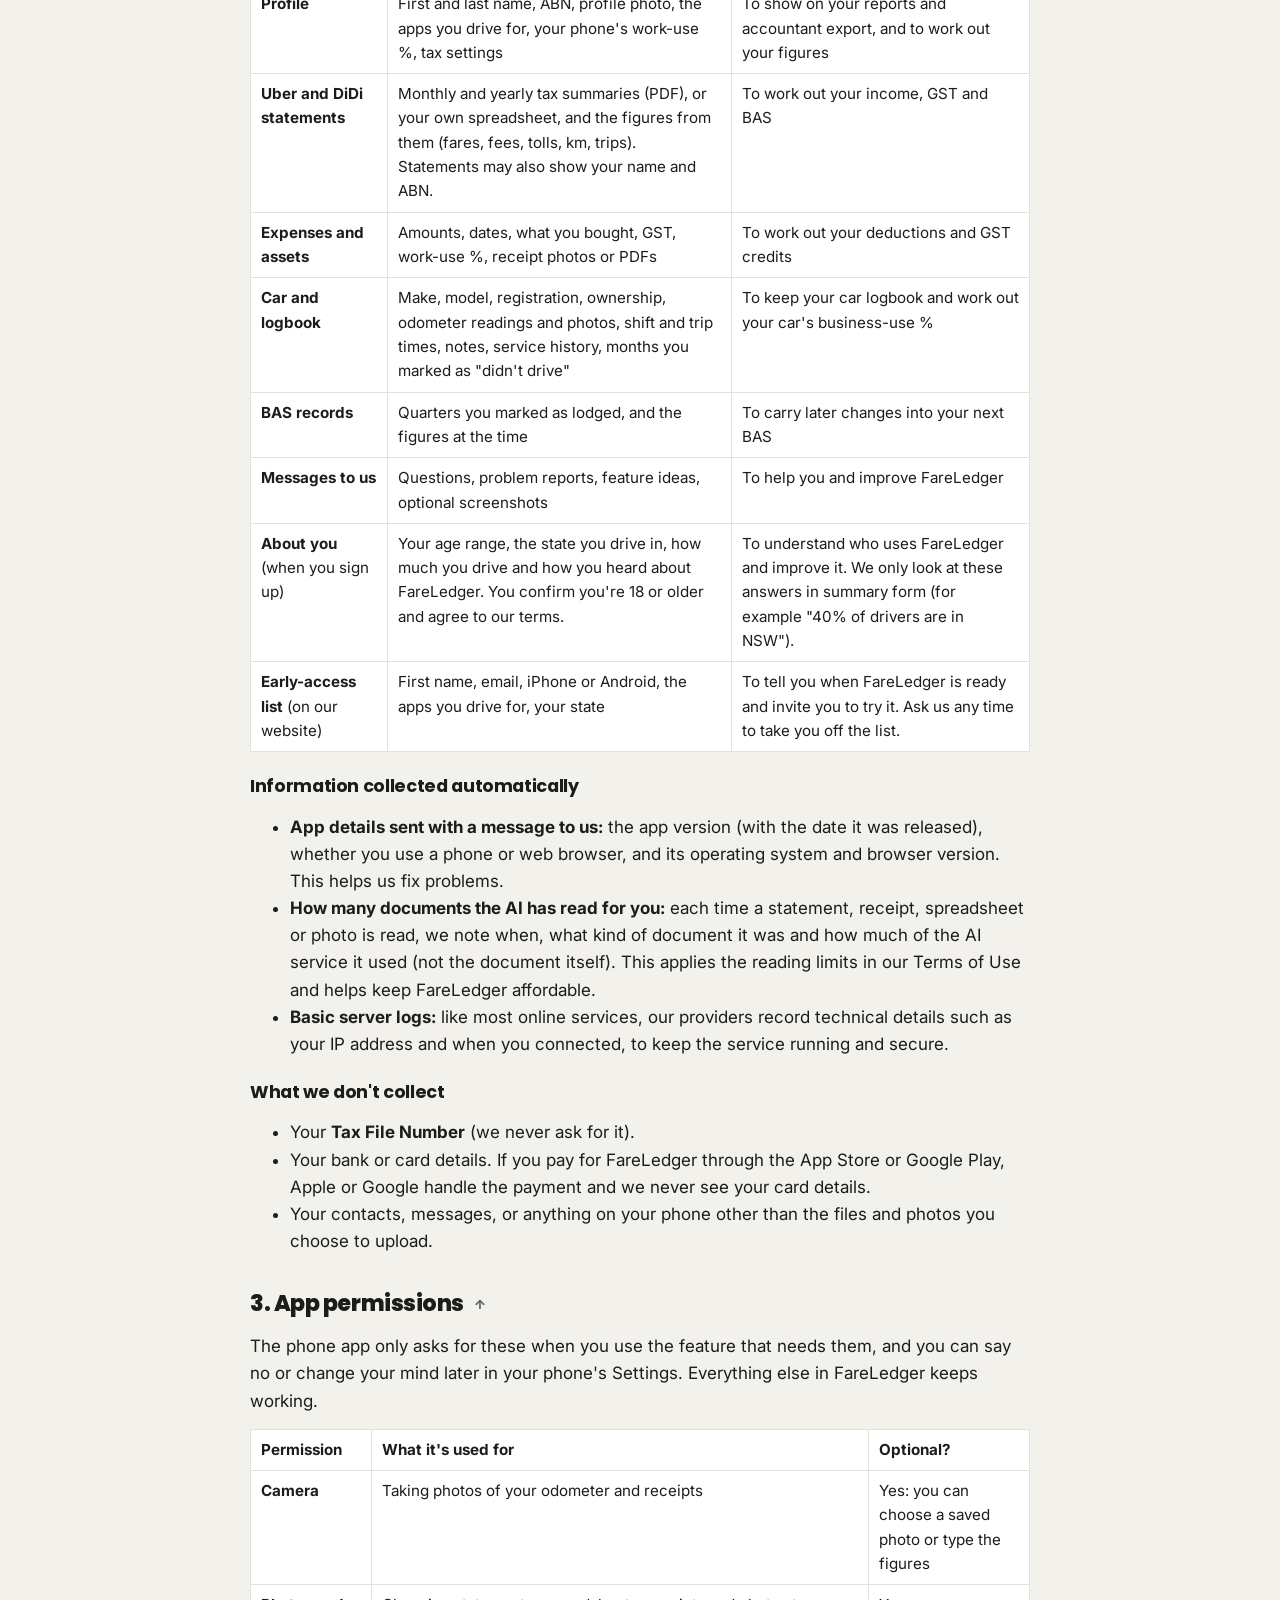
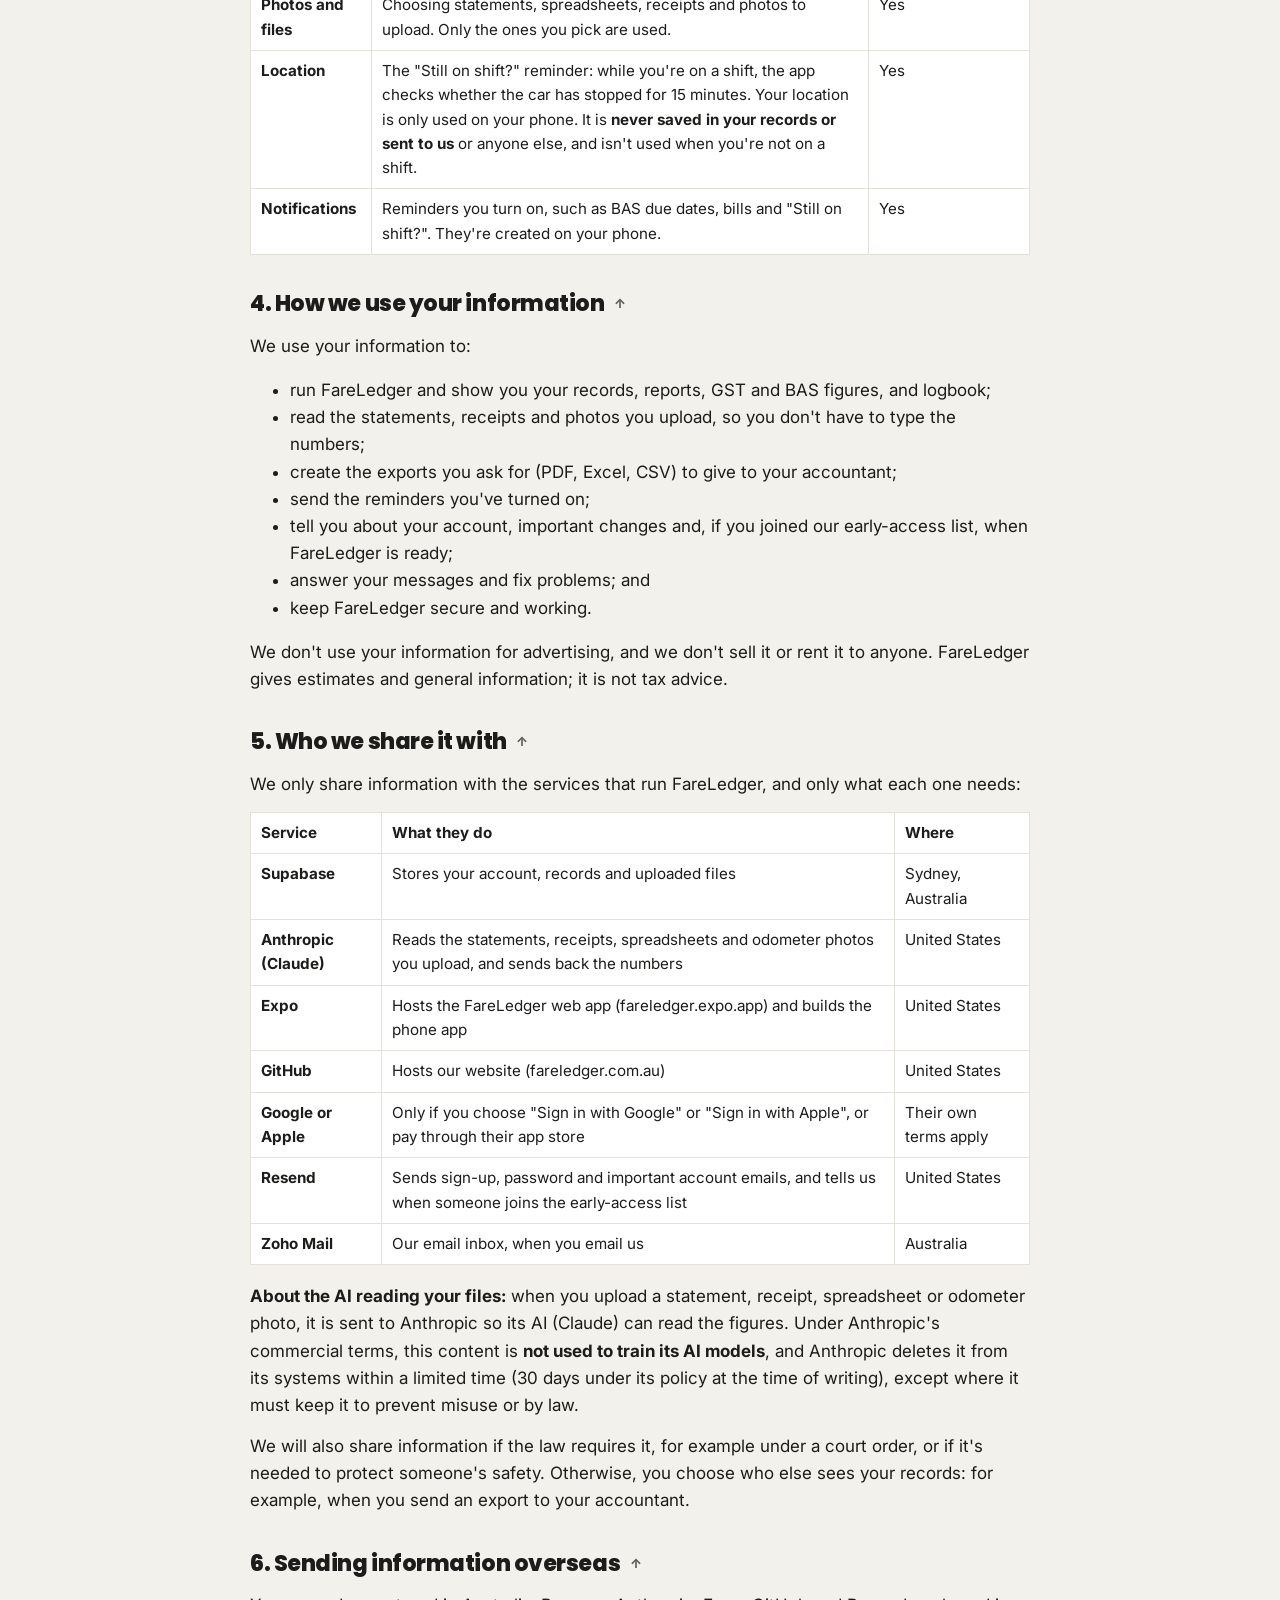
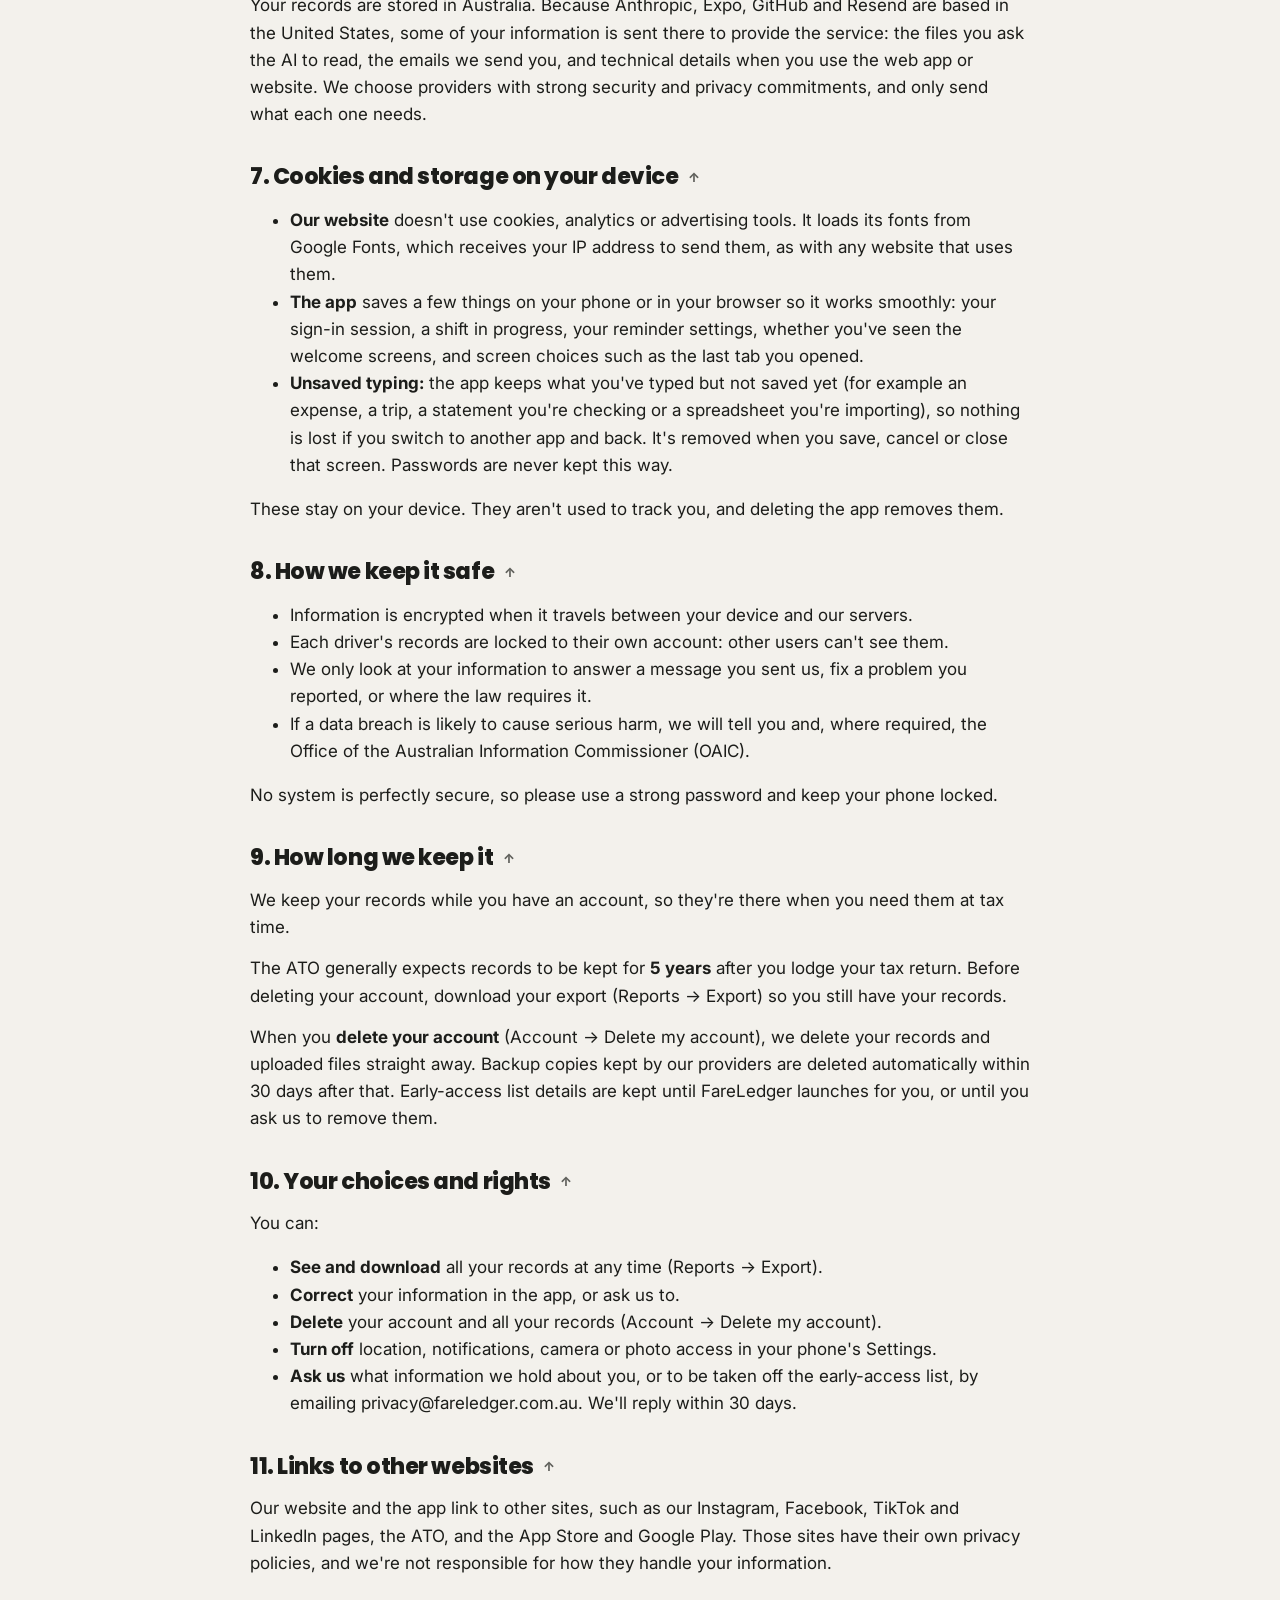
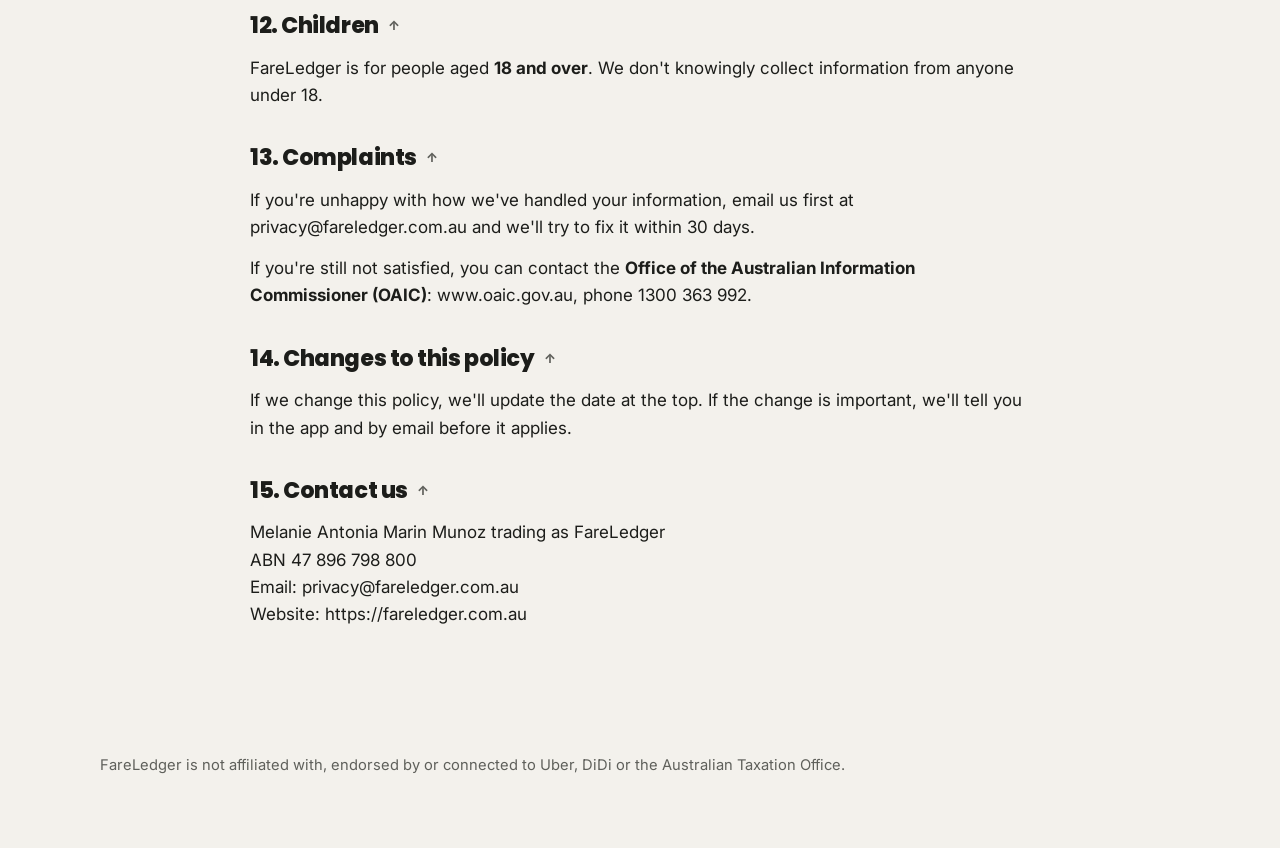
<file: privacy.html>
<!doctype html>
<html lang="en-AU">
<head>
  <meta charset="utf-8" />
  <meta name="viewport" content="width=device-width, initial-scale=1" />
  <title>Privacy Policy – FareLedger</title>
  <meta name="theme-color" content="#0a5f55" />
  <link rel="icon" href="images/favicon.png?v=202611172302" />
  <link rel="preconnect" href="https://fonts.googleapis.com" />
  <link rel="preconnect" href="https://fonts.gstatic.com" crossorigin />
  <link href="https://fonts.googleapis.com/css2?family=Inter:wght@400;600;700&family=Poppins:wght@700;800&display=swap" rel="stylesheet" />
  <link rel="stylesheet" href="styles.css?v=202611172302" />
</head>
<body>
  <header class="site"><div class="wrap">
    <a class="logo" href="index.html" aria-label="FareLedger home"><img src="images/logo.png?v=202611172302" alt="FareLedger" width="120" height="40" /></a>
    <nav class="links"><a href="index.html">Home</a><a href="privacy.html">Privacy</a><a href="terms.html">Terms</a></nav>
  </div></header>
  <main class="legal">
<h1>FareLedger Privacy Policy</h1>
<p class="effective">Effective as of 18 November 2026</p>
<p>FareLedger is an app that helps rideshare drivers in Australia keep their tax records: Uber and DiDi statements, expenses, a car logbook, GST and BAS figures, and an export for their accountant. This policy explains what personal information we collect, why we collect it, where it goes, and the choices you have.</p>
<p>If you have a question about your privacy, email us at privacy@fareledger.com.au.</p>
<h2>Key points</h2>
<ul><li>We only collect what FareLedger needs to keep your tax records.</li><li><strong>We never ask for your Tax File Number (TFN).</strong> Please don't type it anywhere in the app.</li><li>Your records are stored in Australia (Sydney).</li><li>Statements, receipts, spreadsheets and photos you upload are read by an AI service (Anthropic's Claude, in the United States) so the numbers are filled in for you. Anthropic doesn't use them to train its AI.</li><li>In the phone app, your location is only checked during a shift, for the "Still on shift?" reminder, and it <strong>never leaves your phone</strong>.</li><li>We don't sell your information, show ads, or use tracking or advertising tools in the app or on our website.</li><li>You can download all your records, and delete your account and everything in it, at any time from the app.</li></ul>
<nav class="toc" id="contents" aria-label="Contents"><h2>Contents</h2><ol><li><a href="#1-about-this-policy">About this policy</a></li><li><a href="#2-information-we-collect">Information we collect</a></li><li><a href="#3-app-permissions">App permissions</a></li><li><a href="#4-how-we-use-your-information">How we use your information</a></li><li><a href="#5-who-we-share-it-with">Who we share it with</a></li><li><a href="#6-sending-information-overseas">Sending information overseas</a></li><li><a href="#7-cookies-and-storage-on-your-device">Cookies and storage on your device</a></li><li><a href="#8-how-we-keep-it-safe">How we keep it safe</a></li><li><a href="#9-how-long-we-keep-it">How long we keep it</a></li><li><a href="#10-your-choices-and-rights">Your choices and rights</a></li><li><a href="#11-links-to-other-websites">Links to other websites</a></li><li><a href="#12-children">Children</a></li><li><a href="#13-complaints">Complaints</a></li><li><a href="#14-changes-to-this-policy">Changes to this policy</a></li><li><a href="#15-contact-us">Contact us</a></li></ol></nav>
<h2 id="1-about-this-policy">1. About this policy <a class="to-top" href="#contents" aria-label="Back to contents">↑</a></h2>
<p>FareLedger is run by Melanie Antonia Marin Munoz, a sole trader trading as FareLedger (ABN 47 896 798 800), based in New South Wales, Australia ("we", "us", "our").</p>
<p>This policy applies to the FareLedger app (on iPhone, Android and the web at fareledger.expo.app), our website fareledger.com.au, and our early-access list. We aim to handle personal information in line with the Australian Privacy Principles in the Privacy Act 1988 (Cth).</p>
<h2 id="2-information-we-collect">2. Information we collect <a class="to-top" href="#contents" aria-label="Back to contents">↑</a></h2>
<h3>Information you give us</h3>
<table><thead><tr><th>What</th><th>Examples</th><th>Why</th></tr></thead><tbody><tr><td><strong>Account details</strong></td><td>Email address, password (stored scrambled, so we can't read it), or your Google or Apple sign-in</td><td>To create your account and let you sign in</td></tr><tr><td><strong>Profile</strong></td><td>First and last name, ABN, profile photo, the apps you drive for, your phone's work-use %, tax settings</td><td>To show on your reports and accountant export, and to work out your figures</td></tr><tr><td><strong>Uber and DiDi statements</strong></td><td>Monthly and yearly tax summaries (PDF), or your own spreadsheet, and the figures from them (fares, fees, tolls, km, trips). Statements may also show your name and ABN.</td><td>To work out your income, GST and BAS</td></tr><tr><td><strong>Expenses and assets</strong></td><td>Amounts, dates, what you bought, GST, work-use %, receipt photos or PDFs</td><td>To work out your deductions and GST credits</td></tr><tr><td><strong>Car and logbook</strong></td><td>Make, model, registration, ownership, odometer readings and photos, shift and trip times, notes, service history, months you marked as "didn't drive"</td><td>To keep your car logbook and work out your car's business-use %</td></tr><tr><td><strong>BAS records</strong></td><td>Quarters you marked as lodged, and the figures at the time</td><td>To carry later changes into your next BAS</td></tr><tr><td><strong>Messages to us</strong></td><td>Questions, problem reports, feature ideas, optional screenshots</td><td>To help you and improve FareLedger</td></tr><tr><td><strong>About you</strong> (when you sign up)</td><td>Your age range, the state you drive in, how much you drive and how you heard about FareLedger. You confirm you're 18 or older and agree to our terms.</td><td>To understand who uses FareLedger and improve it. We only look at these answers in summary form (for example "40% of drivers are in NSW").</td></tr><tr><td><strong>Early-access list</strong> (on our website)</td><td>First name, email, iPhone or Android, the apps you drive for, your state</td><td>To tell you when FareLedger is ready and invite you to try it. Ask us any time to take you off the list.</td></tr></tbody></table>
<h3>Information collected automatically</h3>
<ul><li><strong>App details sent with a message to us:</strong> the app version (with the date it was released), whether you use a phone or web browser, and its operating system and browser version. This helps us fix problems.</li><li><strong>How many documents the AI has read for you:</strong> each time a statement, receipt, spreadsheet or photo is read, we note when, what kind of document it was and how much of the AI service it used (not the document itself). This applies the reading limits in our Terms of Use and helps keep FareLedger affordable.</li><li><strong>Basic server logs:</strong> like most online services, our providers record technical details such as your IP address and when you connected, to keep the service running and secure.</li></ul>
<h3>What we don't collect</h3>
<ul><li>Your <strong>Tax File Number</strong> (we never ask for it).</li><li>Your bank or card details. If you pay for FareLedger through the App Store or Google Play, Apple or Google handle the payment and we never see your card details.</li><li>Your contacts, messages, or anything on your phone other than the files and photos you choose to upload.</li></ul>
<h2 id="3-app-permissions">3. App permissions <a class="to-top" href="#contents" aria-label="Back to contents">↑</a></h2>
<p>The phone app only asks for these when you use the feature that needs them, and you can say no or change your mind later in your phone's Settings. Everything else in FareLedger keeps working.</p>
<table><thead><tr><th>Permission</th><th>What it's used for</th><th>Optional?</th></tr></thead><tbody><tr><td><strong>Camera</strong></td><td>Taking photos of your odometer and receipts</td><td>Yes: you can choose a saved photo or type the figures</td></tr><tr><td><strong>Photos and files</strong></td><td>Choosing statements, spreadsheets, receipts and photos to upload. Only the ones you pick are used.</td><td>Yes</td></tr><tr><td><strong>Location</strong></td><td>The "Still on shift?" reminder: while you're on a shift, the app checks whether the car has stopped for 15 minutes. Your location is only used on your phone. It is <strong>never saved in your records or sent to us</strong> or anyone else, and isn't used when you're not on a shift.</td><td>Yes</td></tr><tr><td><strong>Notifications</strong></td><td>Reminders you turn on, such as BAS due dates, bills and "Still on shift?". They're created on your phone.</td><td>Yes</td></tr></tbody></table>
<h2 id="4-how-we-use-your-information">4. How we use your information <a class="to-top" href="#contents" aria-label="Back to contents">↑</a></h2>
<p>We use your information to:</p>
<ul><li>run FareLedger and show you your records, reports, GST and BAS figures, and logbook;</li><li>read the statements, receipts and photos you upload, so you don't have to type the numbers;</li><li>create the exports you ask for (PDF, Excel, CSV) to give to your accountant;</li><li>send the reminders you've turned on;</li><li>tell you about your account, important changes and, if you joined our early-access list, when FareLedger is ready;</li><li>answer your messages and fix problems; and</li><li>keep FareLedger secure and working.</li></ul>
<p>We don't use your information for advertising, and we don't sell it or rent it to anyone. FareLedger gives estimates and general information; it is not tax advice.</p>
<h2 id="5-who-we-share-it-with">5. Who we share it with <a class="to-top" href="#contents" aria-label="Back to contents">↑</a></h2>
<p>We only share information with the services that run FareLedger, and only what each one needs:</p>
<table><thead><tr><th>Service</th><th>What they do</th><th>Where</th></tr></thead><tbody><tr><td><strong>Supabase</strong></td><td>Stores your account, records and uploaded files</td><td>Sydney, Australia</td></tr><tr><td><strong>Anthropic (Claude)</strong></td><td>Reads the statements, receipts, spreadsheets and odometer photos you upload, and sends back the numbers</td><td>United States</td></tr><tr><td><strong>Expo</strong></td><td>Hosts the FareLedger web app (fareledger.expo.app) and builds the phone app</td><td>United States</td></tr><tr><td><strong>GitHub</strong></td><td>Hosts our website (fareledger.com.au)</td><td>United States</td></tr><tr><td><strong>Google or Apple</strong></td><td>Only if you choose "Sign in with Google" or "Sign in with Apple", or pay through their app store</td><td>Their own terms apply</td></tr><tr><td><strong>Resend</strong></td><td>Sends sign-up, password and important account emails, and tells us when someone joins the early-access list</td><td>United States</td></tr><tr><td><strong>Zoho Mail</strong></td><td>Our email inbox, when you email us</td><td>Australia</td></tr></tbody></table>
<p><strong>About the AI reading your files:</strong> when you upload a statement, receipt, spreadsheet or odometer photo, it is sent to Anthropic so its AI (Claude) can read the figures. Under Anthropic's commercial terms, this content is <strong>not used to train its AI models</strong>, and Anthropic deletes it from its systems within a limited time (30 days under its policy at the time of writing), except where it must keep it to prevent misuse or by law.</p>
<p>We will also share information if the law requires it, for example under a court order, or if it's needed to protect someone's safety. Otherwise, you choose who else sees your records: for example, when you send an export to your accountant.</p>
<h2 id="6-sending-information-overseas">6. Sending information overseas <a class="to-top" href="#contents" aria-label="Back to contents">↑</a></h2>
<p>Your records are stored in Australia. Because Anthropic, Expo, GitHub and Resend are based in the United States, some of your information is sent there to provide the service: the files you ask the AI to read, the emails we send you, and technical details when you use the web app or website. We choose providers with strong security and privacy commitments, and only send what each one needs.</p>
<h2 id="7-cookies-and-storage-on-your-device">7. Cookies and storage on your device <a class="to-top" href="#contents" aria-label="Back to contents">↑</a></h2>
<ul><li><strong>Our website</strong> doesn't use cookies, analytics or advertising tools. It loads its fonts from Google Fonts, which receives your IP address to send them, as with any website that uses them.</li><li><strong>The app</strong> saves a few things on your phone or in your browser so it works smoothly: your sign-in session, a shift in progress, your reminder settings, whether you've seen the welcome screens, and screen choices such as the last tab you opened.</li><li><strong>Unsaved typing:</strong> the app keeps what you've typed but not saved yet (for example an expense, a trip, a statement you're checking or a spreadsheet you're importing), so nothing is lost if you switch to another app and back. It's removed when you save, cancel or close that screen. Passwords are never kept this way.</li></ul>
<p>These stay on your device. They aren't used to track you, and deleting the app removes them.</p>
<h2 id="8-how-we-keep-it-safe">8. How we keep it safe <a class="to-top" href="#contents" aria-label="Back to contents">↑</a></h2>
<ul><li>Information is encrypted when it travels between your device and our servers.</li><li>Each driver's records are locked to their own account: other users can't see them.</li><li>We only look at your information to answer a message you sent us, fix a problem you reported, or where the law requires it.</li><li>If a data breach is likely to cause serious harm, we will tell you and, where required, the Office of the Australian Information Commissioner (OAIC).</li></ul>
<p>No system is perfectly secure, so please use a strong password and keep your phone locked.</p>
<h2 id="9-how-long-we-keep-it">9. How long we keep it <a class="to-top" href="#contents" aria-label="Back to contents">↑</a></h2>
<p>We keep your records while you have an account, so they're there when you need them at tax time.</p>
<p>The ATO generally expects records to be kept for <strong>5 years</strong> after you lodge your tax return. Before deleting your account, download your export (Reports → Export) so you still have your records.</p>
<p>When you <strong>delete your account</strong> (Account → Delete my account), we delete your records and uploaded files straight away. Backup copies kept by our providers are deleted automatically within 30 days after that. Early-access list details are kept until FareLedger launches for you, or until you ask us to remove them.</p>
<h2 id="10-your-choices-and-rights">10. Your choices and rights <a class="to-top" href="#contents" aria-label="Back to contents">↑</a></h2>
<p>You can:</p>
<ul><li><strong>See and download</strong> all your records at any time (Reports → Export).</li><li><strong>Correct</strong> your information in the app, or ask us to.</li><li><strong>Delete</strong> your account and all your records (Account → Delete my account).</li><li><strong>Turn off</strong> location, notifications, camera or photo access in your phone's Settings.</li><li><strong>Ask us</strong> what information we hold about you, or to be taken off the early-access list, by emailing privacy@fareledger.com.au. We'll reply within 30 days.</li></ul>
<h2 id="11-links-to-other-websites">11. Links to other websites <a class="to-top" href="#contents" aria-label="Back to contents">↑</a></h2>
<p>Our website and the app link to other sites, such as our Instagram, Facebook, TikTok and LinkedIn pages, the ATO, and the App Store and Google Play. Those sites have their own privacy policies, and we're not responsible for how they handle your information.</p>
<h2 id="12-children">12. Children <a class="to-top" href="#contents" aria-label="Back to contents">↑</a></h2>
<p>FareLedger is for people aged <strong>18 and over</strong>. We don't knowingly collect information from anyone under 18.</p>
<h2 id="13-complaints">13. Complaints <a class="to-top" href="#contents" aria-label="Back to contents">↑</a></h2>
<p>If you're unhappy with how we've handled your information, email us first at privacy@fareledger.com.au and we'll try to fix it within 30 days.</p>
<p>If you're still not satisfied, you can contact the <strong>Office of the Australian Information Commissioner (OAIC)</strong>: www.oaic.gov.au, phone 1300 363 992.</p>
<h2 id="14-changes-to-this-policy">14. Changes to this policy <a class="to-top" href="#contents" aria-label="Back to contents">↑</a></h2>
<p>If we change this policy, we'll update the date at the top. If the change is important, we'll tell you in the app and by email before it applies.</p>
<h2 id="15-contact-us">15. Contact us <a class="to-top" href="#contents" aria-label="Back to contents">↑</a></h2>
<p>Melanie Antonia Marin Munoz trading as FareLedger<br>
ABN 47 896 798 800<br>
Email: privacy@fareledger.com.au<br>
Website: https://fareledger.com.au</p>
  </main>
  <footer class="site"><div class="wrap">
    <p>FareLedger is not affiliated with, endorsed by or connected to Uber, DiDi or the Australian Taxation Office.</p>
  </div></footer>
</body>
</html>
</file>
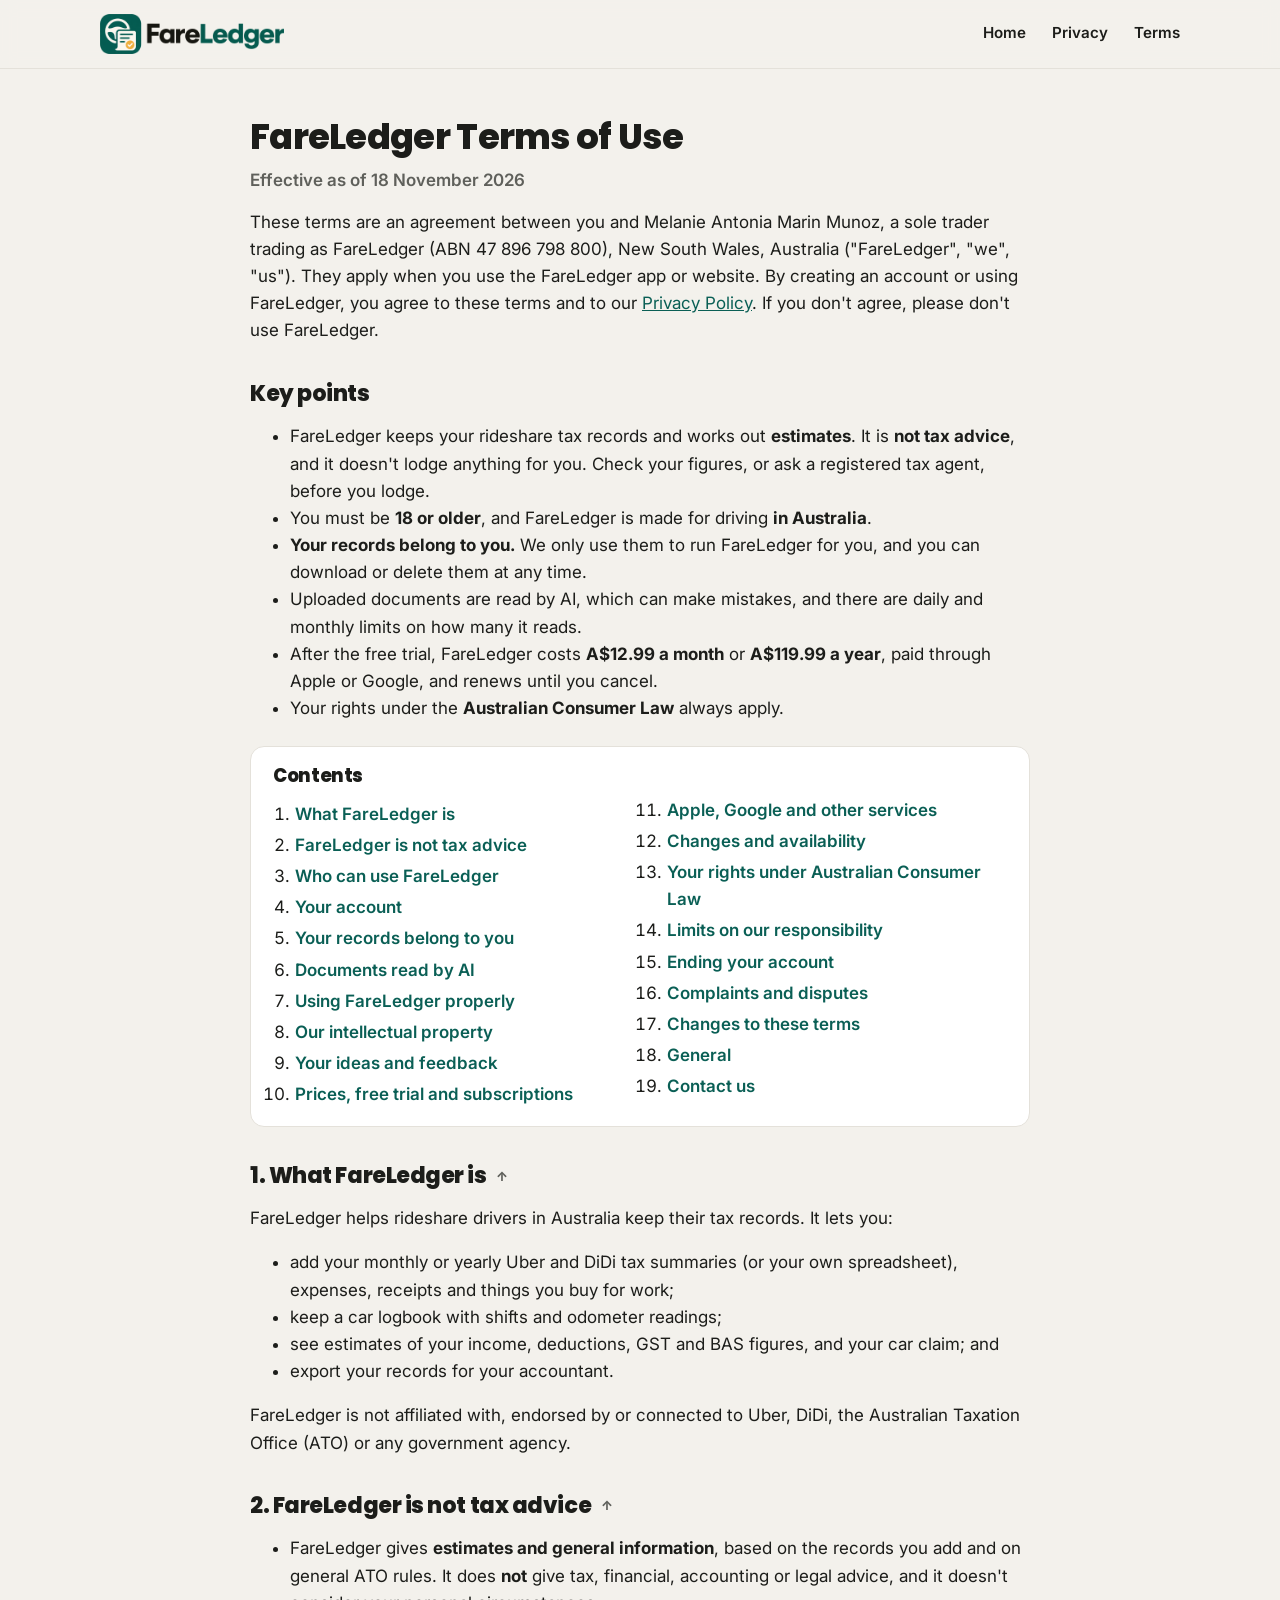
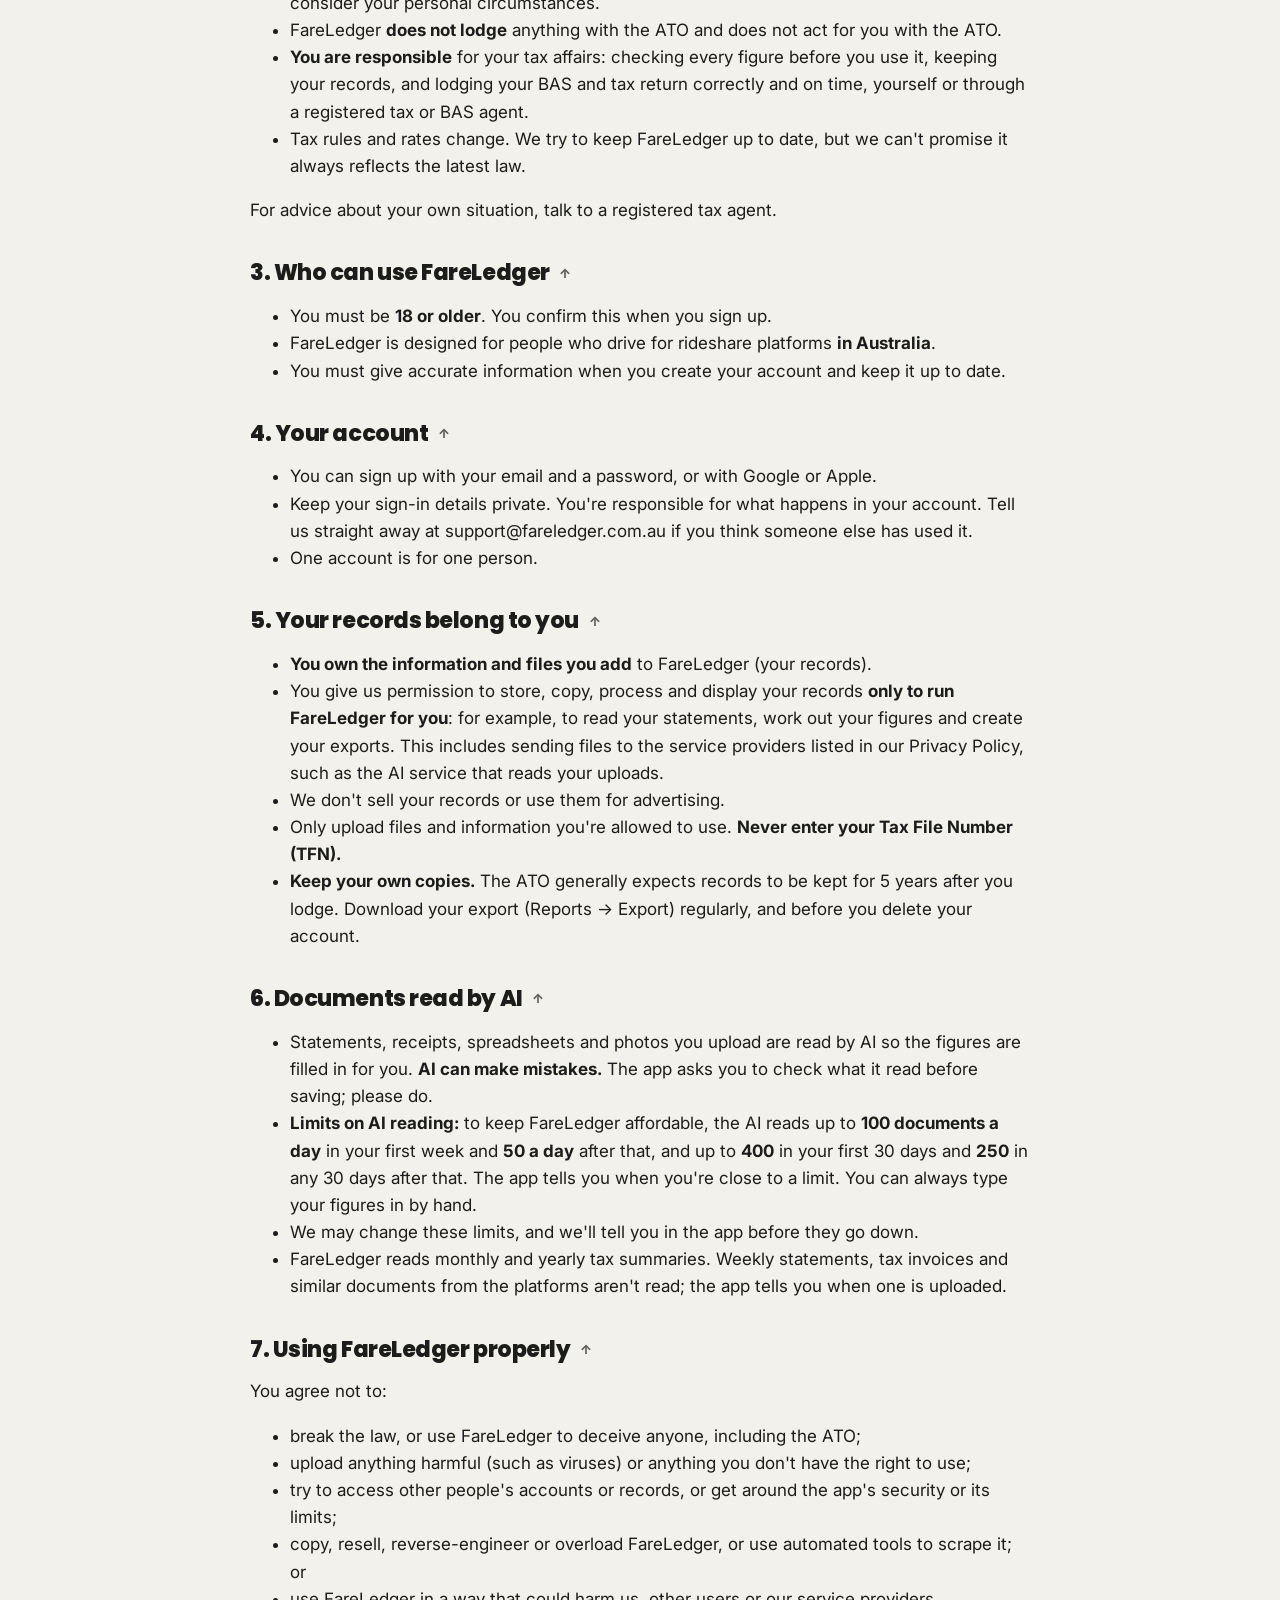
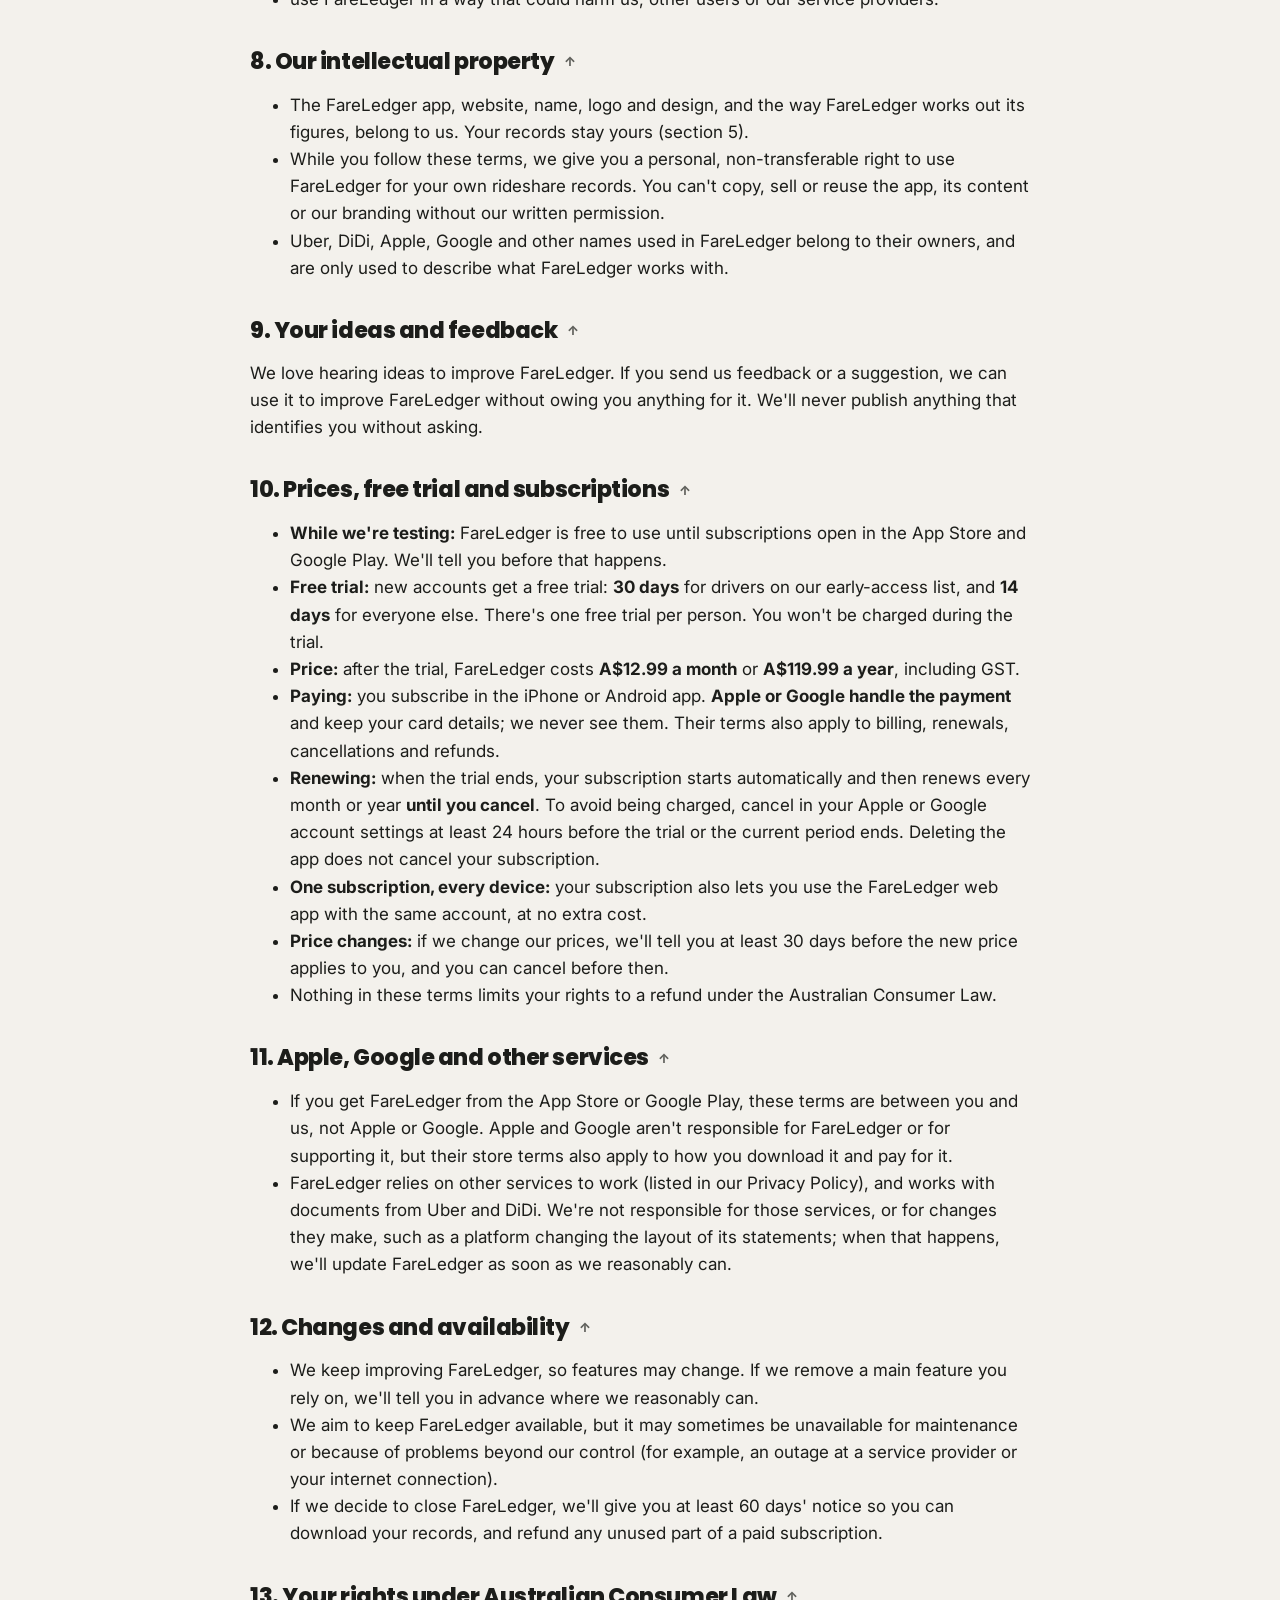
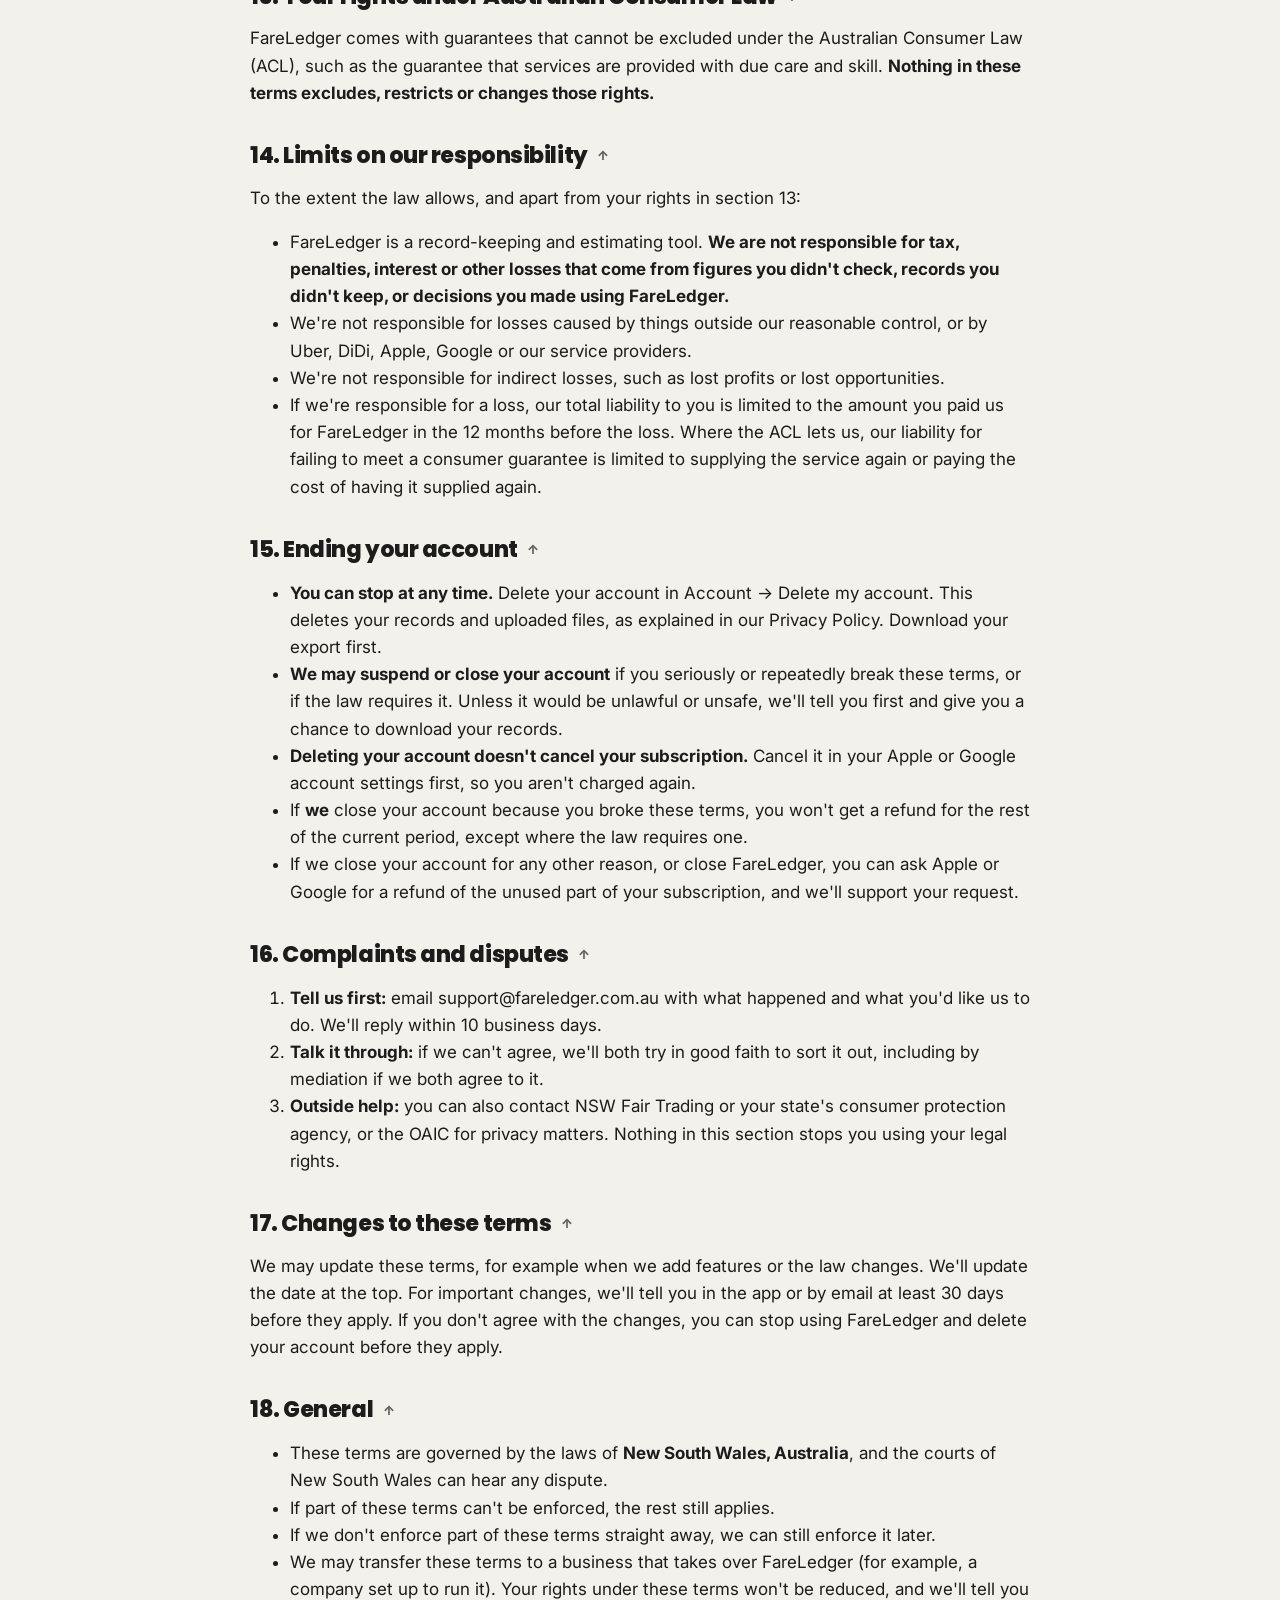
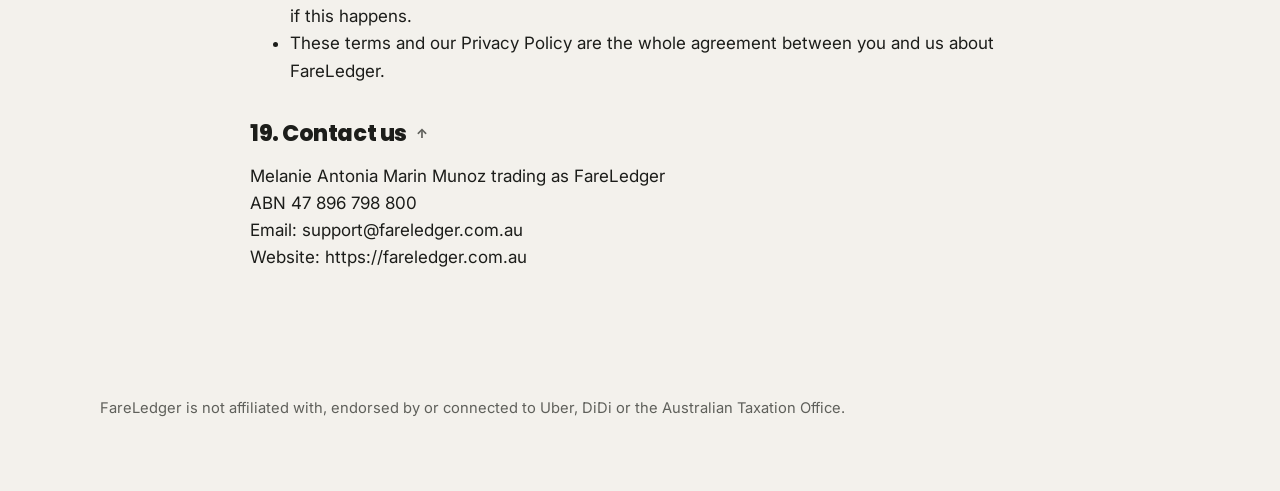
<file: terms.html>
<!doctype html>
<html lang="en-AU">
<head>
  <meta charset="utf-8" />
  <meta name="viewport" content="width=device-width, initial-scale=1" />
  <title>Terms of Use – FareLedger</title>
  <meta name="theme-color" content="#0a5f55" />
  <link rel="icon" href="images/favicon.png?v=202611172302" />
  <link rel="preconnect" href="https://fonts.googleapis.com" />
  <link rel="preconnect" href="https://fonts.gstatic.com" crossorigin />
  <link href="https://fonts.googleapis.com/css2?family=Inter:wght@400;600;700&family=Poppins:wght@700;800&display=swap" rel="stylesheet" />
  <link rel="stylesheet" href="styles.css?v=202611172302" />
</head>
<body>
  <header class="site"><div class="wrap">
    <a class="logo" href="index.html" aria-label="FareLedger home"><img src="images/logo.png?v=202611172302" alt="FareLedger" width="120" height="40" /></a>
    <nav class="links"><a href="index.html">Home</a><a href="privacy.html">Privacy</a><a href="terms.html">Terms</a></nav>
  </div></header>
  <main class="legal">
<h1>FareLedger Terms of Use</h1>
<p class="effective">Effective as of 18 November 2026</p>
<p>These terms are an agreement between you and Melanie Antonia Marin Munoz, a sole trader trading as FareLedger (ABN 47 896 798 800), New South Wales, Australia ("FareLedger", "we", "us"). They apply when you use the FareLedger app or website. By creating an account or using FareLedger, you agree to these terms and to our <a href="https://fareledger.com.au/privacy.html">Privacy Policy</a>. If you don't agree, please don't use FareLedger.</p>
<h2>Key points</h2>
<ul><li>FareLedger keeps your rideshare tax records and works out <strong>estimates</strong>. It is <strong>not tax advice</strong>, and it doesn't lodge anything for you. Check your figures, or ask a registered tax agent, before you lodge.</li><li>You must be <strong>18 or older</strong>, and FareLedger is made for driving <strong>in Australia</strong>.</li><li><strong>Your records belong to you.</strong> We only use them to run FareLedger for you, and you can download or delete them at any time.</li><li>Uploaded documents are read by AI, which can make mistakes, and there are daily and monthly limits on how many it reads.</li><li>After the free trial, FareLedger costs <strong>A$12.99 a month</strong> or <strong>A$119.99 a year</strong>, paid through Apple or Google, and renews until you cancel.</li><li>Your rights under the <strong>Australian Consumer Law</strong> always apply.</li></ul>
<nav class="toc" id="contents" aria-label="Contents"><h2>Contents</h2><ol><li><a href="#1-what-fareledger-is">What FareLedger is</a></li><li><a href="#2-fareledger-is-not-tax-advice">FareLedger is not tax advice</a></li><li><a href="#3-who-can-use-fareledger">Who can use FareLedger</a></li><li><a href="#4-your-account">Your account</a></li><li><a href="#5-your-records-belong-to-you">Your records belong to you</a></li><li><a href="#6-documents-read-by-ai">Documents read by AI</a></li><li><a href="#7-using-fareledger-properly">Using FareLedger properly</a></li><li><a href="#8-our-intellectual-property">Our intellectual property</a></li><li><a href="#9-your-ideas-and-feedback">Your ideas and feedback</a></li><li><a href="#10-prices-free-trial-and-subscriptions">Prices, free trial and subscriptions</a></li><li><a href="#11-apple-google-and-other-services">Apple, Google and other services</a></li><li><a href="#12-changes-and-availability">Changes and availability</a></li><li><a href="#13-your-rights-under-australian-consumer-law">Your rights under Australian Consumer Law</a></li><li><a href="#14-limits-on-our-responsibility">Limits on our responsibility</a></li><li><a href="#15-ending-your-account">Ending your account</a></li><li><a href="#16-complaints-and-disputes">Complaints and disputes</a></li><li><a href="#17-changes-to-these-terms">Changes to these terms</a></li><li><a href="#18-general">General</a></li><li><a href="#19-contact-us">Contact us</a></li></ol></nav>
<h2 id="1-what-fareledger-is">1. What FareLedger is <a class="to-top" href="#contents" aria-label="Back to contents">↑</a></h2>
<p>FareLedger helps rideshare drivers in Australia keep their tax records. It lets you:</p>
<ul><li>add your monthly or yearly Uber and DiDi tax summaries (or your own spreadsheet), expenses, receipts and things you buy for work;</li><li>keep a car logbook with shifts and odometer readings;</li><li>see estimates of your income, deductions, GST and BAS figures, and your car claim; and</li><li>export your records for your accountant.</li></ul>
<p>FareLedger is not affiliated with, endorsed by or connected to Uber, DiDi, the Australian Taxation Office (ATO) or any government agency.</p>
<h2 id="2-fareledger-is-not-tax-advice">2. FareLedger is not tax advice <a class="to-top" href="#contents" aria-label="Back to contents">↑</a></h2>
<ul><li>FareLedger gives <strong>estimates and general information</strong>, based on the records you add and on general ATO rules. It does <strong>not</strong> give tax, financial, accounting or legal advice, and it doesn't consider your personal circumstances.</li><li>FareLedger <strong>does not lodge</strong> anything with the ATO and does not act for you with the ATO.</li><li><strong>You are responsible</strong> for your tax affairs: checking every figure before you use it, keeping your records, and lodging your BAS and tax return correctly and on time, yourself or through a registered tax or BAS agent.</li><li>Tax rules and rates change. We try to keep FareLedger up to date, but we can't promise it always reflects the latest law.</li></ul>
<p>For advice about your own situation, talk to a registered tax agent.</p>
<h2 id="3-who-can-use-fareledger">3. Who can use FareLedger <a class="to-top" href="#contents" aria-label="Back to contents">↑</a></h2>
<ul><li>You must be <strong>18 or older</strong>. You confirm this when you sign up.</li><li>FareLedger is designed for people who drive for rideshare platforms <strong>in Australia</strong>.</li><li>You must give accurate information when you create your account and keep it up to date.</li></ul>
<h2 id="4-your-account">4. Your account <a class="to-top" href="#contents" aria-label="Back to contents">↑</a></h2>
<ul><li>You can sign up with your email and a password, or with Google or Apple.</li><li>Keep your sign-in details private. You're responsible for what happens in your account. Tell us straight away at support@fareledger.com.au if you think someone else has used it.</li><li>One account is for one person.</li></ul>
<h2 id="5-your-records-belong-to-you">5. Your records belong to you <a class="to-top" href="#contents" aria-label="Back to contents">↑</a></h2>
<ul><li><strong>You own the information and files you add</strong> to FareLedger (your records).</li><li>You give us permission to store, copy, process and display your records <strong>only to run FareLedger for you</strong>: for example, to read your statements, work out your figures and create your exports. This includes sending files to the service providers listed in our Privacy Policy, such as the AI service that reads your uploads.</li><li>We don't sell your records or use them for advertising.</li><li>Only upload files and information you're allowed to use. <strong>Never enter your Tax File Number (TFN).</strong></li><li><strong>Keep your own copies.</strong> The ATO generally expects records to be kept for 5 years after you lodge. Download your export (Reports → Export) regularly, and before you delete your account.</li></ul>
<h2 id="6-documents-read-by-ai">6. Documents read by AI <a class="to-top" href="#contents" aria-label="Back to contents">↑</a></h2>
<ul><li>Statements, receipts, spreadsheets and photos you upload are read by AI so the figures are filled in for you. <strong>AI can make mistakes.</strong> The app asks you to check what it read before saving; please do.</li><li><strong>Limits on AI reading:</strong> to keep FareLedger affordable, the AI reads up to <strong>100 documents a day</strong> in your first week and <strong>50 a day</strong> after that, and up to <strong>400</strong> in your first 30 days and <strong>250</strong> in any 30 days after that. The app tells you when you're close to a limit. You can always type your figures in by hand.</li><li>We may change these limits, and we'll tell you in the app before they go down.</li><li>FareLedger reads monthly and yearly tax summaries. Weekly statements, tax invoices and similar documents from the platforms aren't read; the app tells you when one is uploaded.</li></ul>
<h2 id="7-using-fareledger-properly">7. Using FareLedger properly <a class="to-top" href="#contents" aria-label="Back to contents">↑</a></h2>
<p>You agree not to:</p>
<ul><li>break the law, or use FareLedger to deceive anyone, including the ATO;</li><li>upload anything harmful (such as viruses) or anything you don't have the right to use;</li><li>try to access other people's accounts or records, or get around the app's security or its limits;</li><li>copy, resell, reverse-engineer or overload FareLedger, or use automated tools to scrape it; or</li><li>use FareLedger in a way that could harm us, other users or our service providers.</li></ul>
<h2 id="8-our-intellectual-property">8. Our intellectual property <a class="to-top" href="#contents" aria-label="Back to contents">↑</a></h2>
<ul><li>The FareLedger app, website, name, logo and design, and the way FareLedger works out its figures, belong to us. Your records stay yours (section 5).</li><li>While you follow these terms, we give you a personal, non-transferable right to use FareLedger for your own rideshare records. You can't copy, sell or reuse the app, its content or our branding without our written permission.</li><li>Uber, DiDi, Apple, Google and other names used in FareLedger belong to their owners, and are only used to describe what FareLedger works with.</li></ul>
<h2 id="9-your-ideas-and-feedback">9. Your ideas and feedback <a class="to-top" href="#contents" aria-label="Back to contents">↑</a></h2>
<p>We love hearing ideas to improve FareLedger. If you send us feedback or a suggestion, we can use it to improve FareLedger without owing you anything for it. We'll never publish anything that identifies you without asking.</p>
<h2 id="10-prices-free-trial-and-subscriptions">10. Prices, free trial and subscriptions <a class="to-top" href="#contents" aria-label="Back to contents">↑</a></h2>
<ul><li><strong>While we're testing:</strong> FareLedger is free to use until subscriptions open in the App Store and Google Play. We'll tell you before that happens.</li><li><strong>Free trial:</strong> new accounts get a free trial: <strong>30 days</strong> for drivers on our early-access list, and <strong>14 days</strong> for everyone else. There's one free trial per person. You won't be charged during the trial.</li><li><strong>Price:</strong> after the trial, FareLedger costs <strong>A$12.99 a month</strong> or <strong>A$119.99 a year</strong>, including GST.</li><li><strong>Paying:</strong> you subscribe in the iPhone or Android app. <strong>Apple or Google handle the payment</strong> and keep your card details; we never see them. Their terms also apply to billing, renewals, cancellations and refunds.</li><li><strong>Renewing:</strong> when the trial ends, your subscription starts automatically and then renews every month or year <strong>until you cancel</strong>. To avoid being charged, cancel in your Apple or Google account settings at least 24 hours before the trial or the current period ends. Deleting the app does not cancel your subscription.</li><li><strong>One subscription, every device:</strong> your subscription also lets you use the FareLedger web app with the same account, at no extra cost.</li><li><strong>Price changes:</strong> if we change our prices, we'll tell you at least 30 days before the new price applies to you, and you can cancel before then.</li><li>Nothing in these terms limits your rights to a refund under the Australian Consumer Law.</li></ul>
<h2 id="11-apple-google-and-other-services">11. Apple, Google and other services <a class="to-top" href="#contents" aria-label="Back to contents">↑</a></h2>
<ul><li>If you get FareLedger from the App Store or Google Play, these terms are between you and us, not Apple or Google. Apple and Google aren't responsible for FareLedger or for supporting it, but their store terms also apply to how you download it and pay for it.</li><li>FareLedger relies on other services to work (listed in our Privacy Policy), and works with documents from Uber and DiDi. We're not responsible for those services, or for changes they make, such as a platform changing the layout of its statements; when that happens, we'll update FareLedger as soon as we reasonably can.</li></ul>
<h2 id="12-changes-and-availability">12. Changes and availability <a class="to-top" href="#contents" aria-label="Back to contents">↑</a></h2>
<ul><li>We keep improving FareLedger, so features may change. If we remove a main feature you rely on, we'll tell you in advance where we reasonably can.</li><li>We aim to keep FareLedger available, but it may sometimes be unavailable for maintenance or because of problems beyond our control (for example, an outage at a service provider or your internet connection).</li><li>If we decide to close FareLedger, we'll give you at least 60 days' notice so you can download your records, and refund any unused part of a paid subscription.</li></ul>
<h2 id="13-your-rights-under-australian-consumer-law">13. Your rights under Australian Consumer Law <a class="to-top" href="#contents" aria-label="Back to contents">↑</a></h2>
<p>FareLedger comes with guarantees that cannot be excluded under the Australian Consumer Law (ACL), such as the guarantee that services are provided with due care and skill. <strong>Nothing in these terms excludes, restricts or changes those rights.</strong></p>
<h2 id="14-limits-on-our-responsibility">14. Limits on our responsibility <a class="to-top" href="#contents" aria-label="Back to contents">↑</a></h2>
<p>To the extent the law allows, and apart from your rights in section 13:</p>
<ul><li>FareLedger is a record-keeping and estimating tool. <strong>We are not responsible for tax, penalties, interest or other losses that come from figures you didn't check, records you didn't keep, or decisions you made using FareLedger.</strong></li><li>We're not responsible for losses caused by things outside our reasonable control, or by Uber, DiDi, Apple, Google or our service providers.</li><li>We're not responsible for indirect losses, such as lost profits or lost opportunities.</li><li>If we're responsible for a loss, our total liability to you is limited to the amount you paid us for FareLedger in the 12 months before the loss. Where the ACL lets us, our liability for failing to meet a consumer guarantee is limited to supplying the service again or paying the cost of having it supplied again.</li></ul>
<h2 id="15-ending-your-account">15. Ending your account <a class="to-top" href="#contents" aria-label="Back to contents">↑</a></h2>
<ul><li><strong>You can stop at any time.</strong> Delete your account in Account → Delete my account. This deletes your records and uploaded files, as explained in our Privacy Policy. Download your export first.</li><li><strong>We may suspend or close your account</strong> if you seriously or repeatedly break these terms, or if the law requires it. Unless it would be unlawful or unsafe, we'll tell you first and give you a chance to download your records.</li><li><strong>Deleting your account doesn't cancel your subscription.</strong> Cancel it in your Apple or Google account settings first, so you aren't charged again.</li><li>If <strong>we</strong> close your account because you broke these terms, you won't get a refund for the rest of the current period, except where the law requires one.</li><li>If we close your account for any other reason, or close FareLedger, you can ask Apple or Google for a refund of the unused part of your subscription, and we'll support your request.</li></ul>
<h2 id="16-complaints-and-disputes">16. Complaints and disputes <a class="to-top" href="#contents" aria-label="Back to contents">↑</a></h2>
<ol><li><strong>Tell us first:</strong> email support@fareledger.com.au with what happened and what you'd like us to do. We'll reply within 10 business days.</li><li><strong>Talk it through:</strong> if we can't agree, we'll both try in good faith to sort it out, including by mediation if we both agree to it.</li><li><strong>Outside help:</strong> you can also contact NSW Fair Trading or your state's consumer protection agency, or the OAIC for privacy matters. Nothing in this section stops you using your legal rights.</li></ol>
<h2 id="17-changes-to-these-terms">17. Changes to these terms <a class="to-top" href="#contents" aria-label="Back to contents">↑</a></h2>
<p>We may update these terms, for example when we add features or the law changes. We'll update the date at the top. For important changes, we'll tell you in the app or by email at least 30 days before they apply. If you don't agree with the changes, you can stop using FareLedger and delete your account before they apply.</p>
<h2 id="18-general">18. General <a class="to-top" href="#contents" aria-label="Back to contents">↑</a></h2>
<ul><li>These terms are governed by the laws of <strong>New South Wales, Australia</strong>, and the courts of New South Wales can hear any dispute.</li><li>If part of these terms can't be enforced, the rest still applies.</li><li>If we don't enforce part of these terms straight away, we can still enforce it later.</li><li>We may transfer these terms to a business that takes over FareLedger (for example, a company set up to run it). Your rights under these terms won't be reduced, and we'll tell you if this happens.</li><li>These terms and our Privacy Policy are the whole agreement between you and us about FareLedger.</li></ul>
<h2 id="19-contact-us">19. Contact us <a class="to-top" href="#contents" aria-label="Back to contents">↑</a></h2>
<p>Melanie Antonia Marin Munoz trading as FareLedger<br>
ABN 47 896 798 800<br>
Email: support@fareledger.com.au<br>
Website: https://fareledger.com.au</p>
  </main>
  <footer class="site"><div class="wrap">
    <p>FareLedger is not affiliated with, endorsed by or connected to Uber, DiDi or the Australian Taxation Office.</p>
  </div></footer>
</body>
</html>
</file>
<file: styles.css>
/* FareLedger website. Same colours as the app and the logo. */
:root {
  --green: #0a5f55;
  --green-dark: #07473f;
  --green-tint: #e1eeea;
  --gold: #f0b64b;
  --cream: #f3f1ec;
  --card: #ffffff;
  --text: #1c1d1a;
  --muted: #5f605b;
  --border: #e4e1da;
  --radius: 22px;
  --max: 1120px;
}
* { box-sizing: border-box; }
html { scroll-behavior: smooth; }
body {
  margin: 0;
  background: var(--cream);
  color: var(--text);
  font-family: "Inter", system-ui, -apple-system, "Segoe UI", Roboto, Arial, sans-serif;
  font-size: 17px;
  line-height: 1.6;
  -webkit-font-smoothing: antialiased;
}
img { max-width: 100%; height: auto; display: block; }
html, body { overflow-x: clip; }
a { color: var(--green); }
h1, h2, h3 { font-family: "Poppins", "Inter", system-ui, sans-serif; line-height: 1.15; margin: 0 0 16px; letter-spacing: -0.02em; }
h1 { font-size: clamp(2.2rem, 5vw, 3.6rem); font-weight: 800; }
h2 { font-size: clamp(1.7rem, 3.4vw, 2.5rem); font-weight: 800; }
h3 { font-size: 1.2rem; font-weight: 700; }
p { margin: 0 0 14px; }
.wrap { max-width: var(--max); margin: 0 auto; padding: 0 20px; }
.muted { color: var(--muted); }
.eyebrow { display: inline-block; font-weight: 700; font-size: 0.85rem; letter-spacing: 0.08em; text-transform: uppercase; color: var(--green); margin-bottom: 12px; }

/* Header */
header.site { position: sticky; top: 0; z-index: 10; background: rgba(243, 241, 236, 0.92); backdrop-filter: blur(8px); border-bottom: 1px solid var(--border); }
header.site .wrap { display: flex; align-items: center; justify-content: space-between; height: 68px; gap: 16px; }
header.site .logo img { height: 40px; width: auto; }
nav.links { display: flex; gap: 26px; align-items: center; }
nav.links a { color: var(--text); text-decoration: none; font-weight: 600; font-size: 0.95rem; }
nav.links a:hover { color: var(--green); }
nav.links a:not(.btn) { padding: 4px 0; border-bottom: 2px solid transparent; transition: color .2s, border-color .2s; }
nav.links a.active { color: var(--green); border-bottom-color: var(--gold); }
nav.links a.btn, nav.links a.btn:hover { color: #fff; }
@media (max-width: 820px) { nav.links a:not(.btn) { display: none; } }

/* Buttons */
.btn { display: inline-flex; align-items: center; justify-content: center; gap: 10px; padding: 14px 24px; border-radius: 14px; font-weight: 700; text-decoration: none; font-size: 1rem; border: 0; cursor: pointer; }
.btn-primary { background: var(--green); color: #fff; }
.btn-primary:hover { background: var(--green-dark); }
.btn-ghost { background: transparent; color: var(--green); border: 2px solid var(--green); }
.btn-small { white-space: nowrap; padding: 9px 16px; font-size: 0.9rem; border-radius: 11px; }
.store { display: inline-flex; align-items: center; gap: 10px; background: #111; color: #fff; padding: 10px 18px; border-radius: 12px; text-decoration: none; line-height: 1.15; }
.store small { display: block; font-size: 0.7rem; opacity: 0.8; }
.store strong { font-size: 1.05rem; }
.store svg { width: 24px; height: 24px; fill: #fff; }
.stores { display: flex; flex-wrap: wrap; gap: 12px; margin-top: 22px; }

/* Hero */
.hero { padding: 64px 0 40px; }
.hero .wrap { display: grid; grid-template-columns: 1.1fr 0.9fr; gap: 48px; align-items: center; }
.hero p.lead { font-size: 1.2rem; color: var(--muted); max-width: 34em; }
.hero .points { list-style: none; padding: 0; margin: 20px 0 0; display: grid; gap: 10px; }
.hero .points li { display: flex; gap: 10px; align-items: flex-start; font-weight: 600; }
.hero .points li::before { content: ""; flex: none; width: 22px; height: 22px; margin-top: 2px; border-radius: 50%; background: var(--gold) url("data:image/svg+xml,%3Csvg xmlns='http://www.w3.org/2000/svg' viewBox='0 0 24 24'%3E%3Cpath d='M6 12.5l4 4 8-9' fill='none' stroke='%230a5f55' stroke-width='3' stroke-linecap='round' stroke-linejoin='round'/%3E%3C/svg%3E") center / 16px no-repeat; }
.phones { position: relative; height: 700px; }
.phones .iphone { position: absolute; --w: 290px; }
.phones .iphone:nth-child(1) { left: 0; top: 46px; transform: rotate(-5deg); z-index: 1; }
.phones .iphone:nth-child(2) { right: 0; top: 0; transform: rotate(4deg); z-index: 2; }

/* iPhone 17 Pro Max: 440 x 956 pt screen. Everything is in em, where 1em = 1 pt at this size. */
.iphone { --w: 300px; width: var(--w); font-size: calc(var(--w) / 462); padding: 11em; border-radius: 74em; position: relative;
  background: linear-gradient(145deg, #8d8f93 0%, #3a3b3e 18%, #1c1d1f 50%, #3a3b3e 82%, #9a9ca0 100%);
  box-shadow: 0 0 0 1.5em #0b0b0c inset, 0 40px 70px -28px rgba(7, 71, 63, 0.5), 0 12px 24px -12px rgba(0, 0, 0, 0.35); }
.iphone::before, .iphone::after { content: ""; position: absolute; width: 4em; background: #2a2b2e; border-radius: 2em; }
.iphone::before { left: -3em; top: 190em; height: 62em; box-shadow: 0 86em 0 #2a2b2e; }
.iphone::after { right: -3em; top: 250em; height: 100em; }
.iphone .screen { position: relative; width: 440em; height: 956em; border-radius: 63em; overflow: hidden; background: #f3f1ec; border: 0; }
.iphone .screen img { width: 440em; height: 868em; display: block; }
.iphone .screen::after { content: ""; position: absolute; left: 50%; bottom: 8em; width: 144em; height: 5em; margin-left: -72em; border-radius: 3em; background: #111; }
.iphone .home-area { height: 34em; background: #fff; }
.iphone .status { height: 54em; display: flex; align-items: center; justify-content: space-between; padding: 0 33em 0 46em; color: #111; position: relative; }
.iphone .time { font: 600 17em/1 -apple-system, "SF Pro Text", Inter, sans-serif; letter-spacing: -0.02em; }
.iphone .island { position: absolute; left: 50%; top: 11em; width: 126em; height: 37em; margin-left: -63em; background: #000; border-radius: 20em; }
.iphone .icons { display: flex; align-items: center; gap: 6em; }
.iphone .icons svg { fill: #111; color: #111; }
.iphone .icons svg:nth-child(1) { width: 18em; height: 12em; }
.iphone .icons svg:nth-child(2) { width: 16em; height: 12em; }
.iphone .icons svg:nth-child(3) { width: 27em; height: 13em; }
@media (max-width: 900px) {
  .hero .wrap { grid-template-columns: 1fr; }
  .phones { height: 560px; max-width: 520px; margin: 0 auto; width: 100%; }
  .phones .iphone { --w: 240px; }
}
@media (max-width: 560px) {
  .phones { height: 470px; }
  .phones .iphone { --w: 200px; }
  .phones .iphone:nth-child(2) { right: 4px; }
}

/* Sections */
section { padding: 72px 0; }
section.alt { background: var(--card); border-top: 1px solid var(--border); border-bottom: 1px solid var(--border); }
.center { text-align: center; max-width: 720px; margin: 0 auto 40px; }

.steps { display: grid; grid-template-columns: repeat(3, 1fr); gap: 22px; }
.step { background: var(--card); border: 1px solid var(--border); border-radius: var(--radius); padding: 26px; }
section.alt .step { background: var(--cream); }
.step, .tile { display: grid; grid-template-columns: auto 1fr; column-gap: 14px; align-items: center; align-content: start; }
.step > p, .tile > p { grid-column: 1 / -1; margin-top: 12px; }
.step h3, .tile h3 { margin: 0; }
.step .num { width: 40px; height: 40px; border-radius: 12px; background: var(--green); color: #fff; display: grid; place-items: center; font-weight: 800; }
@media (max-width: 820px) { .steps { grid-template-columns: 1fr; } }

.feature { display: grid; grid-template-columns: 1fr 1fr; gap: 56px; align-items: center; margin-bottom: 72px; }
.feature:last-child { margin-bottom: 0; }
.feature.flip .shot { order: 2; }
.feature .shot { display: flex; justify-content: center; }
.feature .shot .iphone { --w: 300px; }
.feature ul { padding-left: 20px; margin: 8px 0 0; }
.feature li { margin-bottom: 6px; }
@media (max-width: 820px) {
  .feature { grid-template-columns: 1fr; gap: 28px; }
  .feature.flip .shot { order: 0; }
}

.grid3 { display: grid; grid-template-columns: repeat(3, 1fr); gap: 20px; }
.tile { background: var(--card); border: 1px solid var(--border); border-radius: var(--radius); padding: 24px; }
.tile .icon { width: 44px; height: 44px; border-radius: 12px; background: var(--green-tint); display: grid; place-items: center; }
.tile .icon svg { width: 24px; height: 24px; stroke: var(--green); fill: none; stroke-width: 2; stroke-linecap: round; stroke-linejoin: round; }
@media (max-width: 900px) { .grid3 { grid-template-columns: 1fr 1fr; } }
@media (max-width: 600px) { .grid3 { grid-template-columns: 1fr; } }

/* Founder */
.founder { display: grid; grid-template-columns: 0.8fr 1.2fr; gap: 48px; align-items: center; }
.founder img { border-radius: var(--radius); box-shadow: 0 24px 50px -24px rgba(0, 0, 0, 0.35); }
.founder blockquote { margin: 0; font-size: 1.15rem; }
.founder h2 .sub { display: block; color: var(--green); font-size: 0.62em; margin-top: 8px; }
.founder .kicker { font-weight: 600; color: var(--muted); margin: -2px 0 16px; font-size: 1.05rem; }
.founder .sign { font-weight: 700; margin-top: 18px; }
@media (max-width: 820px) { .founder { grid-template-columns: 1fr; } .founder img { max-width: 360px; margin: 0 auto; } }

.social { display: flex; gap: 10px; margin-top: 16px; }
.social a { width: 40px; height: 40px; border-radius: 12px; background: var(--green-tint); display: grid; place-items: center; }
.social a:hover { background: var(--green); }
.social svg { width: 20px; height: 20px; fill: var(--green); }
.social a:hover svg { fill: #fff; }

/* Pricing */
.price { max-width: 560px; margin: 0 auto; text-align: center; background: var(--card); border: 2px solid var(--green); border-radius: var(--radius); padding: 36px; }
.price .tag { display: inline-block; background: var(--gold); color: var(--text); font-weight: 800; border-radius: 999px; padding: 4px 14px; font-size: 0.85rem; margin-bottom: 14px; }

/* FAQ */
.faq { max-width: 800px; margin: 0 auto; }
.faq details { background: var(--card); border: 1px solid var(--border); border-radius: 16px; padding: 18px 22px; margin-bottom: 12px; }
.faq summary { font-weight: 700; cursor: pointer; list-style: none; display: flex; justify-content: space-between; gap: 16px; }
.faq summary::after { content: "+"; color: var(--green); font-size: 1.4rem; line-height: 1; }
.faq details[open] summary::after { content: "–"; }
.faq details p { margin: 12px 0 0; color: var(--muted); }

/* CTA band */
.cta { background: var(--green); color: #fff; border-radius: 28px; padding: 48px 32px; text-align: center; }
.cta h2 { color: #fff; }
.cta p { color: #d7ece6; }
.cta .btn-primary { background: var(--gold); color: var(--text); }
.signup { max-width: 760px; margin: 26px auto 0; text-align: left; }
.signup .fields { display: grid; grid-template-columns: repeat(auto-fit, minmax(200px, 1fr)); gap: 14px; }
.signup label { display: grid; gap: 6px; font-weight: 600; font-size: 0.92rem; color: #fff; }
.signup input, .signup select { font: inherit; font-weight: 400; color: var(--text); background: #fff; border: 0; border-radius: 12px; padding: 12px 14px; width: 100%; min-height: 48px; }
.signup .hp { position: absolute; left: -9999px; width: 1px; height: 1px; }
.signup button { width: 100%; }
.signup button:disabled { opacity: 0.6; }
.signup .note { font-size: 0.85rem; margin: 14px 0 0; }
.signup .note a { color: #fff; }
.signup .status { margin: 12px 0 0; font-weight: 700; }
.signup .status.ok { color: #fff; }
.signup .status.error { color: #ffd9a0; }
.signup [hidden] { display: none; }

/* Footer */
footer.site { padding: 40px 0 56px; color: var(--muted); font-size: 0.92rem; }
footer.site .wrap { display: grid; gap: 14px; }
footer.site .row { display: flex; flex-wrap: wrap; gap: 18px; align-items: center; justify-content: space-between; }
footer.site nav { display: flex; flex-wrap: wrap; gap: 18px; }
footer.site nav a { color: var(--text); text-decoration: none; font-weight: 600; }
footer.site .copyright { text-align: center; margin-top: 8px; }

/* Legal pages */
.legal { max-width: 820px; margin: 0 auto; padding: 48px 20px 72px; }
.legal h1 { font-size: 2.2rem; }
.legal h2 { font-size: 1.4rem; margin-top: 36px; }
.legal h3 { font-size: 1.1rem; margin-top: 24px; }
.legal table { width: 100%; border-collapse: collapse; margin: 12px 0 18px; font-size: 0.95rem; background: var(--card); }
.legal th, .legal td { border: 1px solid var(--border); padding: 8px 10px; text-align: left; vertical-align: top; }
.legal blockquote { margin: 12px 0; padding: 10px 16px; background: var(--card); border-left: 4px solid var(--gold); }
.legal .effective { color: var(--muted, #5f605b); font-weight: 600; margin-top: -6px; }
.legal .toc { background: var(--card); border: 1px solid var(--border); border-radius: 14px; padding: 18px 22px; margin: 24px 0 8px; }
.legal .toc h2 { font-size: 1.15rem; margin: 0 0 10px; }
.legal .toc ol { margin: 0; padding-left: 22px; columns: 2; column-gap: 32px; }
.legal .toc li { margin: 4px 0; break-inside: avoid; }
.legal .toc a { color: var(--green, #0a5f55); text-decoration: none; font-weight: 600; }
.legal .toc a:hover { text-decoration: underline; }
.legal h2 { scroll-margin-top: 16px; }
.legal .to-top { font-size: 0.8rem; color: var(--muted, #5f605b); text-decoration: none; margin-left: 6px; vertical-align: middle; }
@media (max-width: 640px) { .legal .toc ol { columns: 1; } }
@media print { .legal .to-top { display: none; } }
</file>
